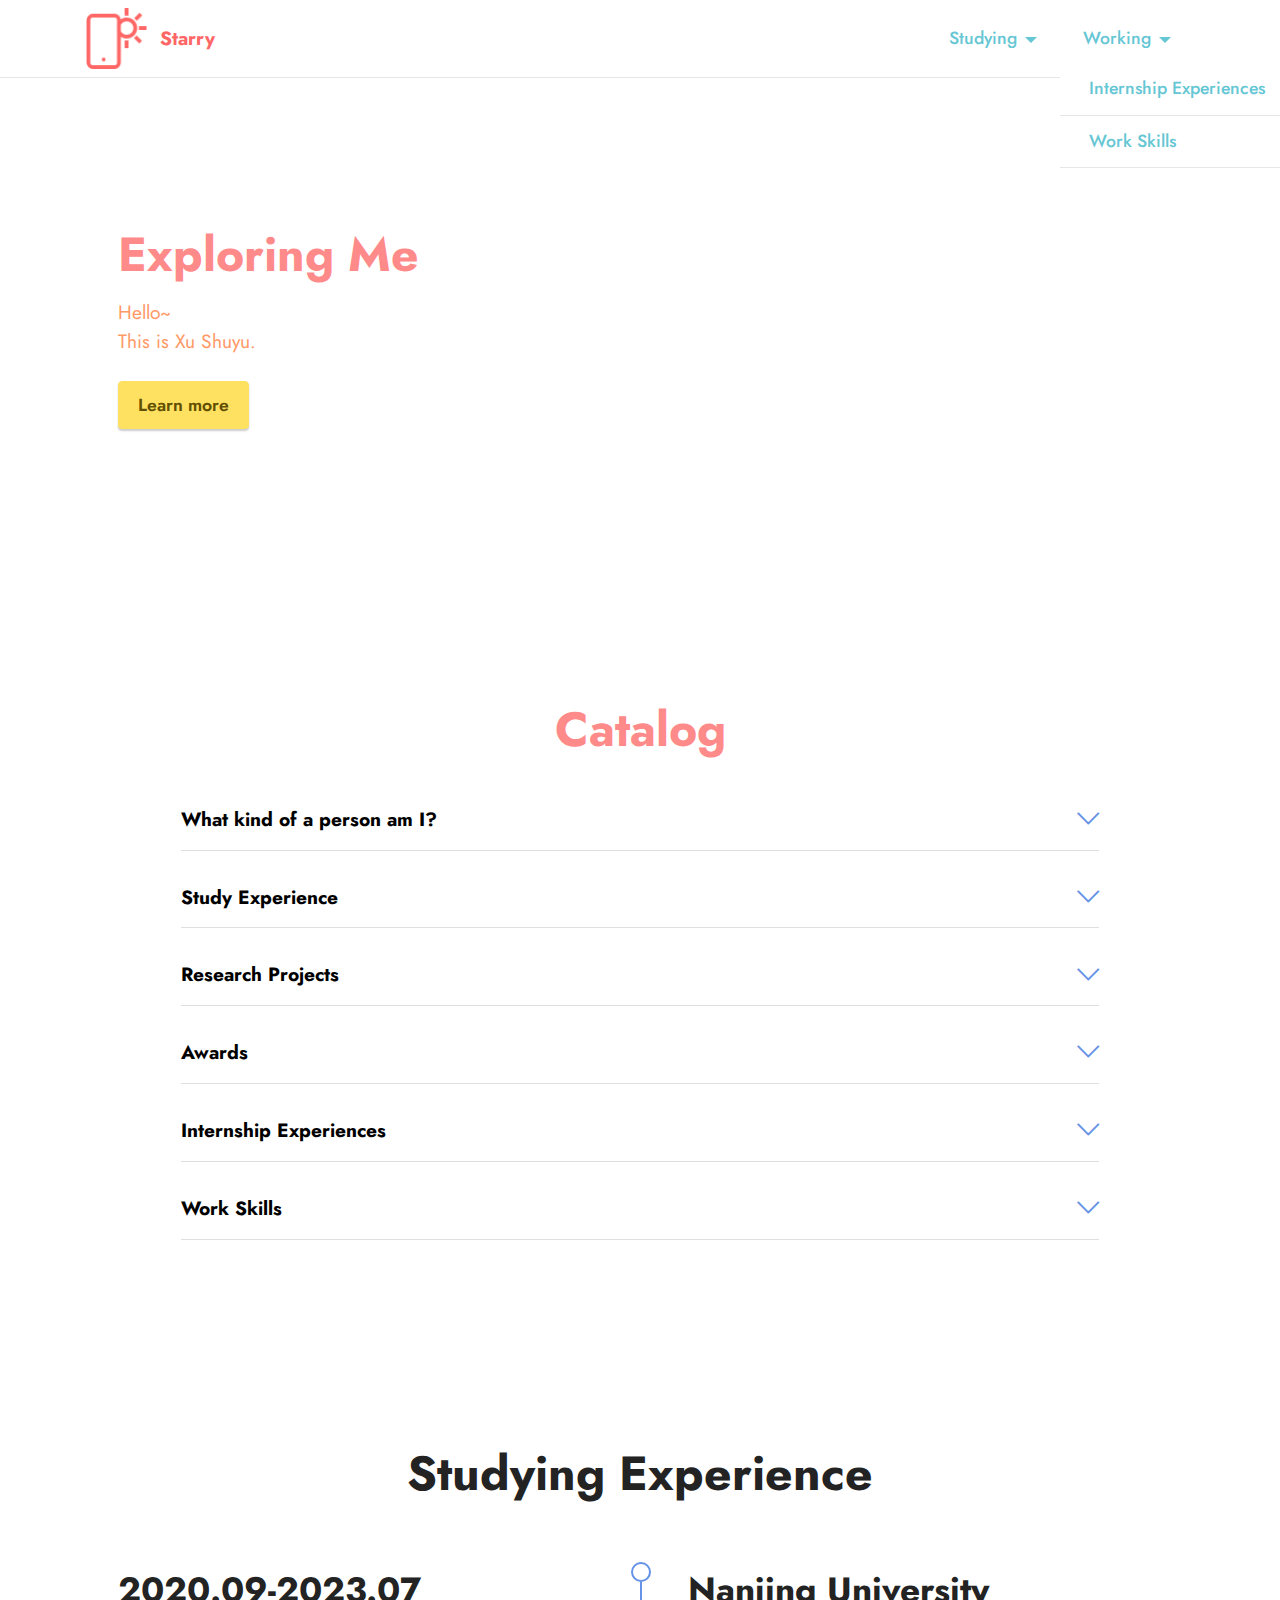
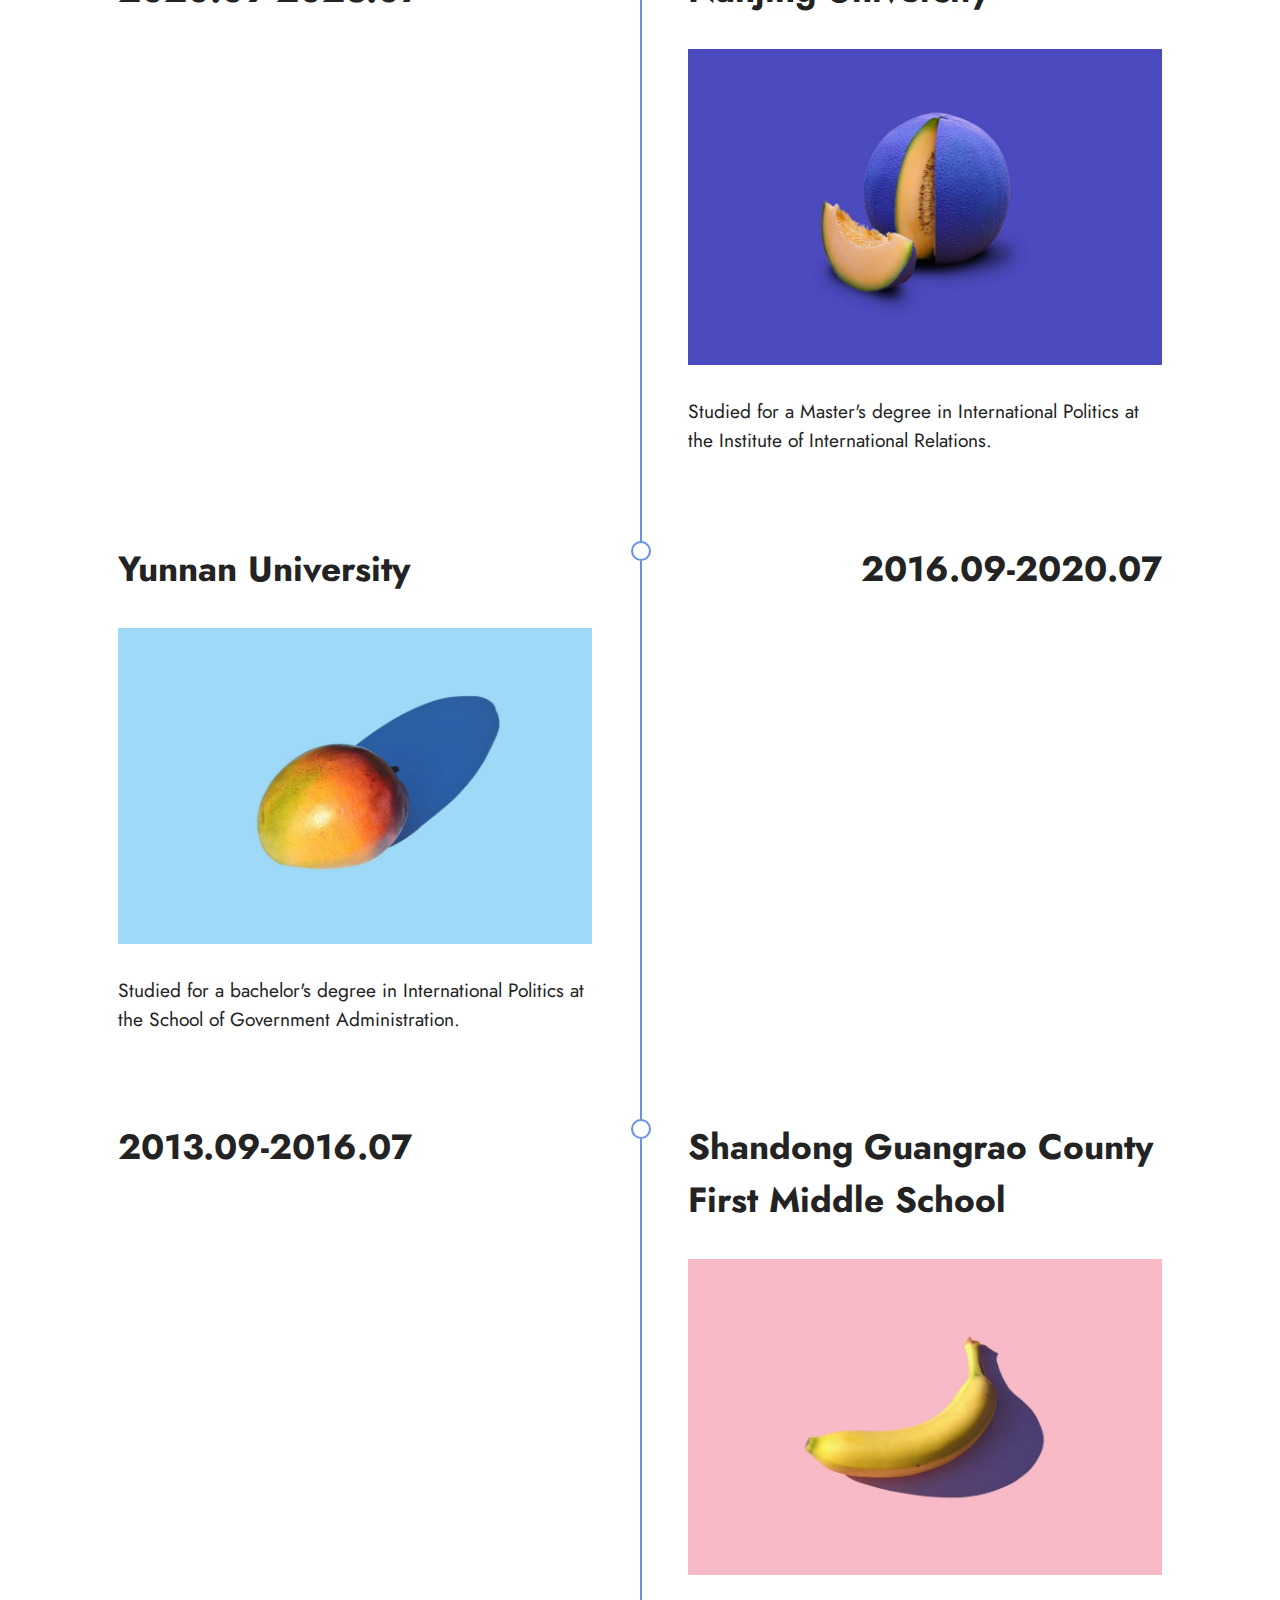
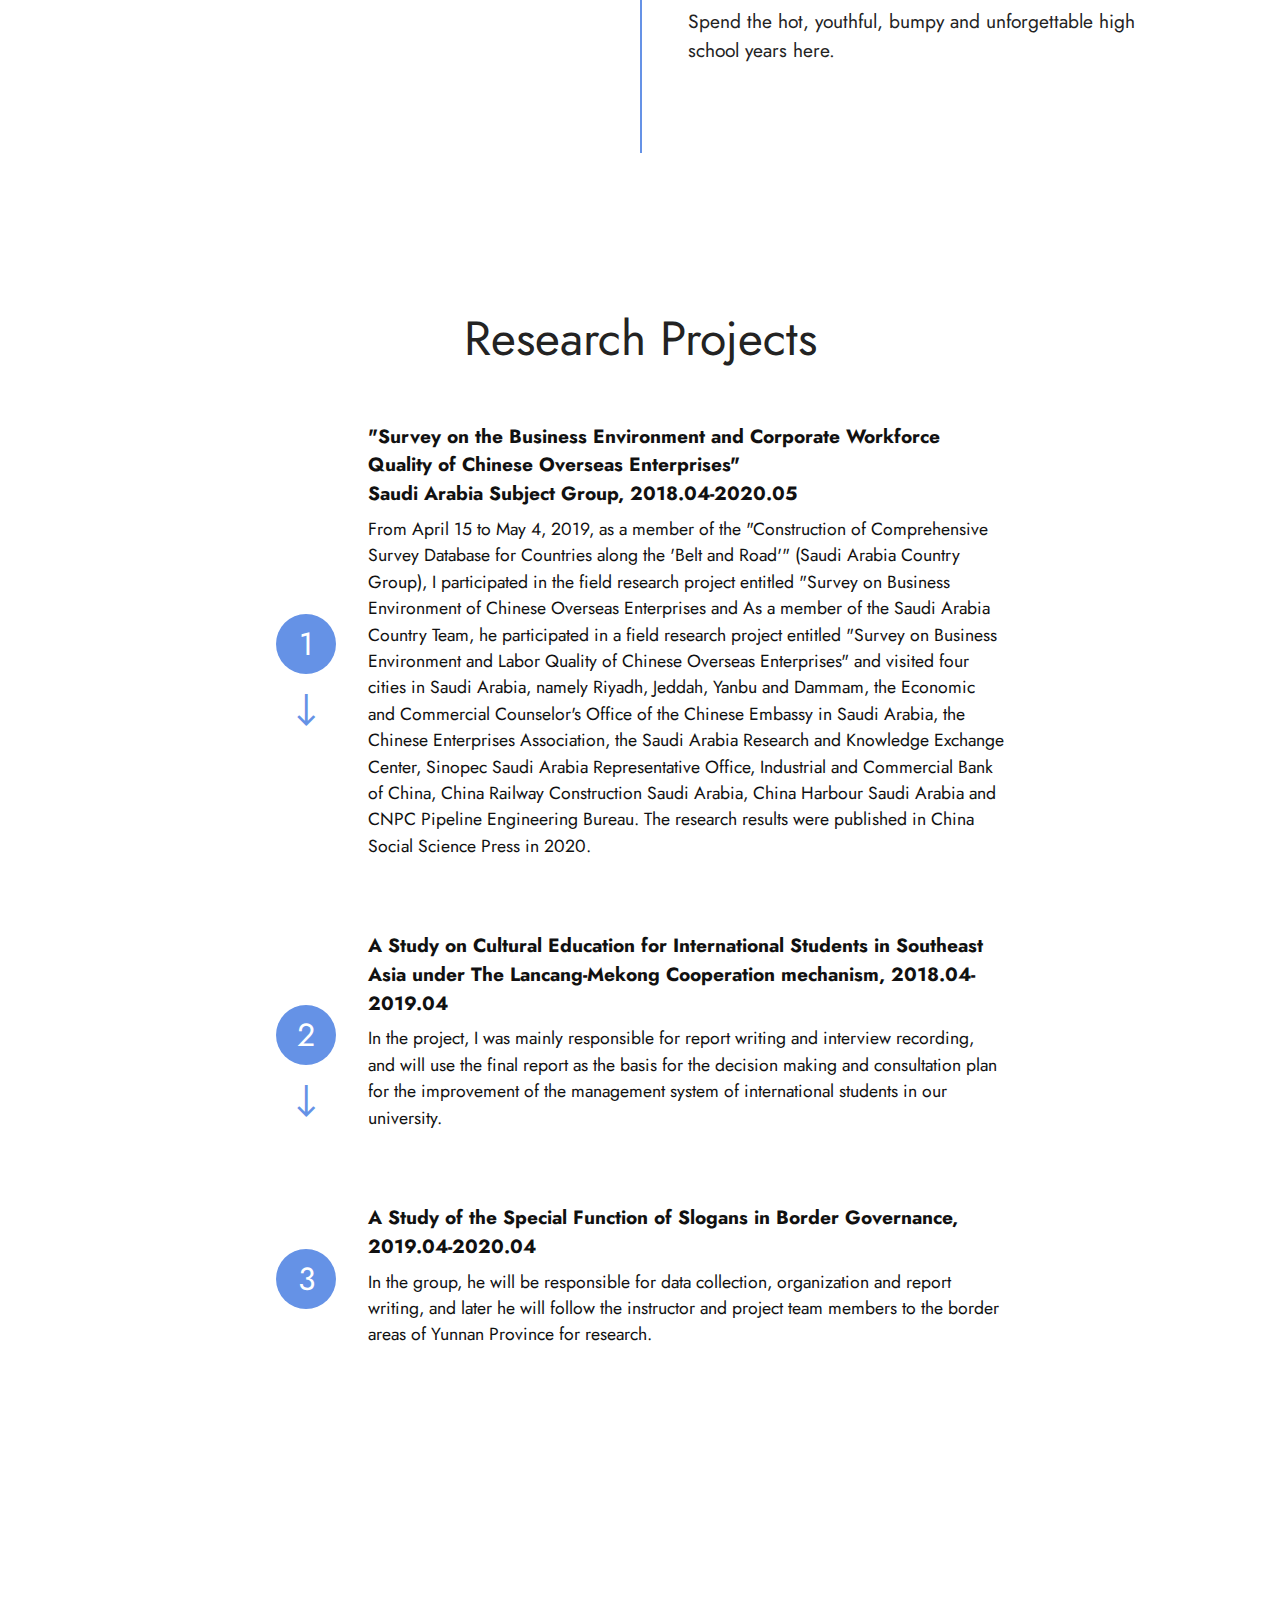
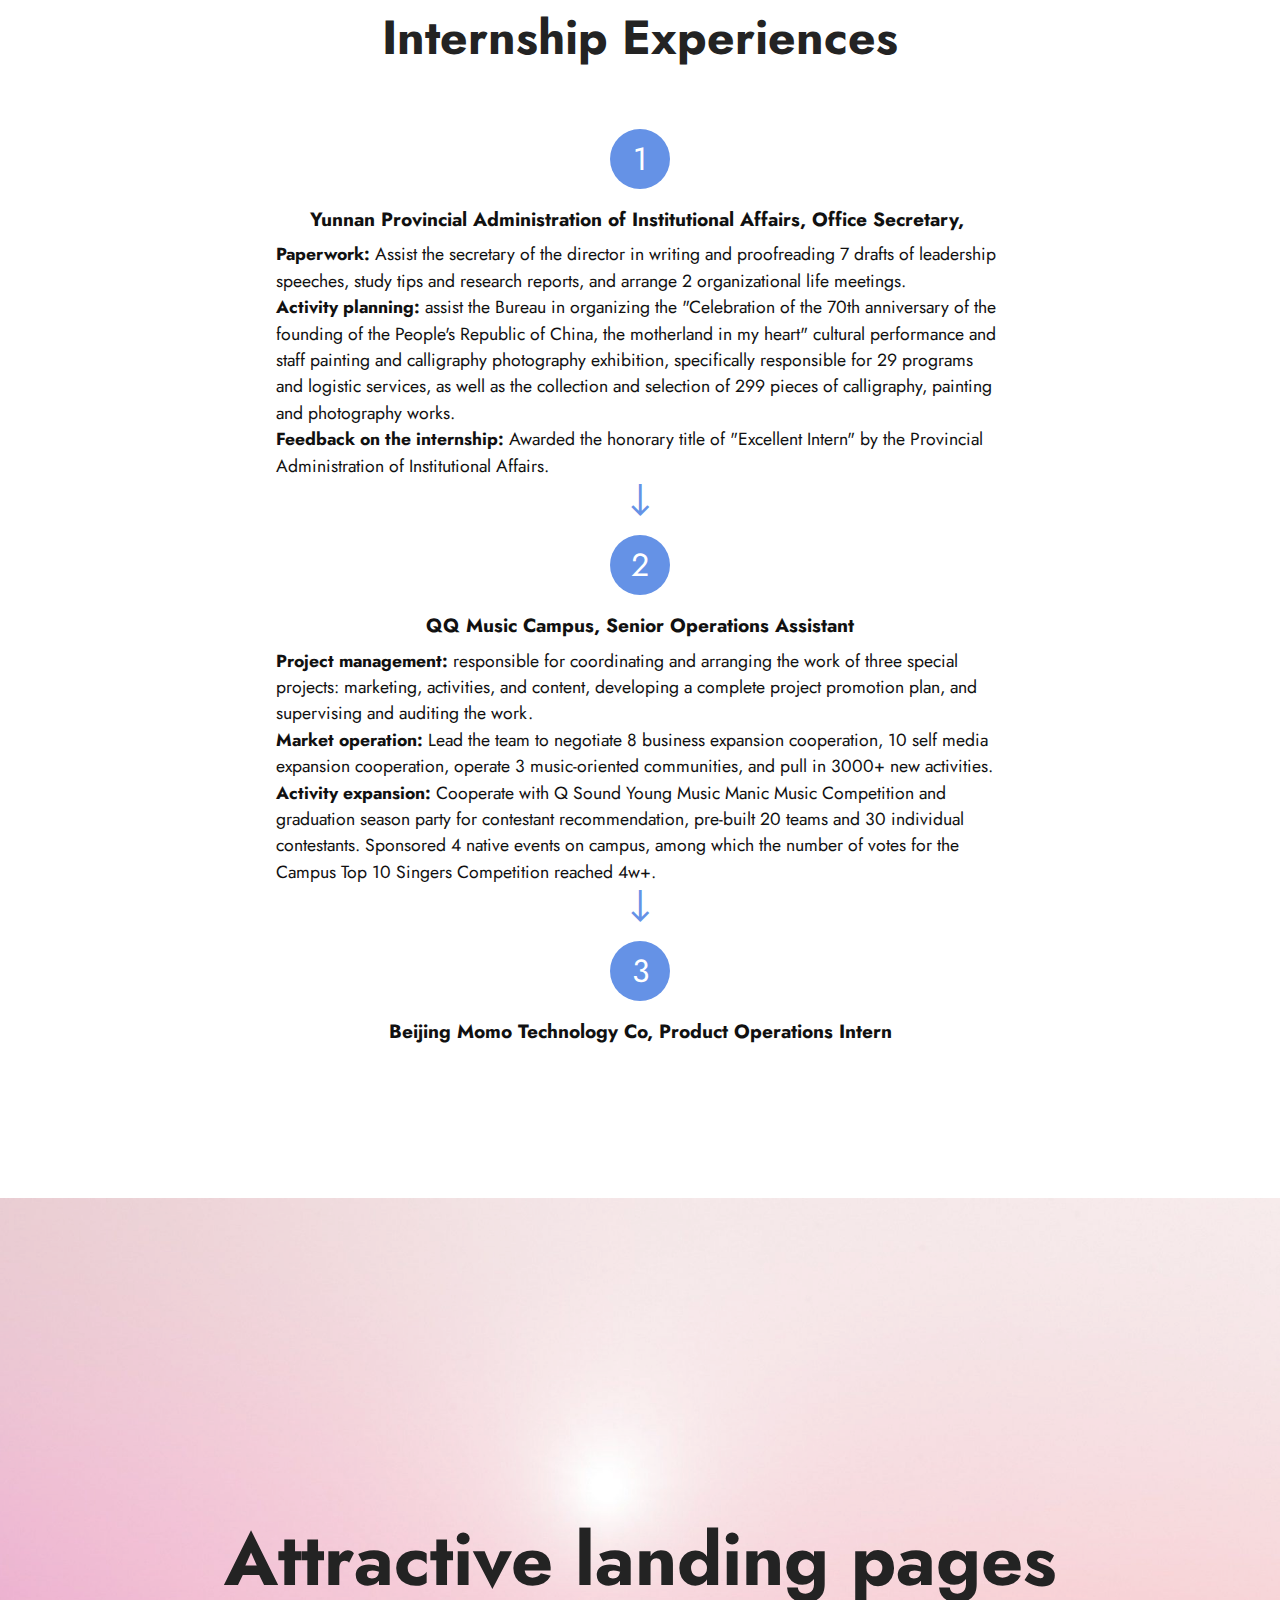
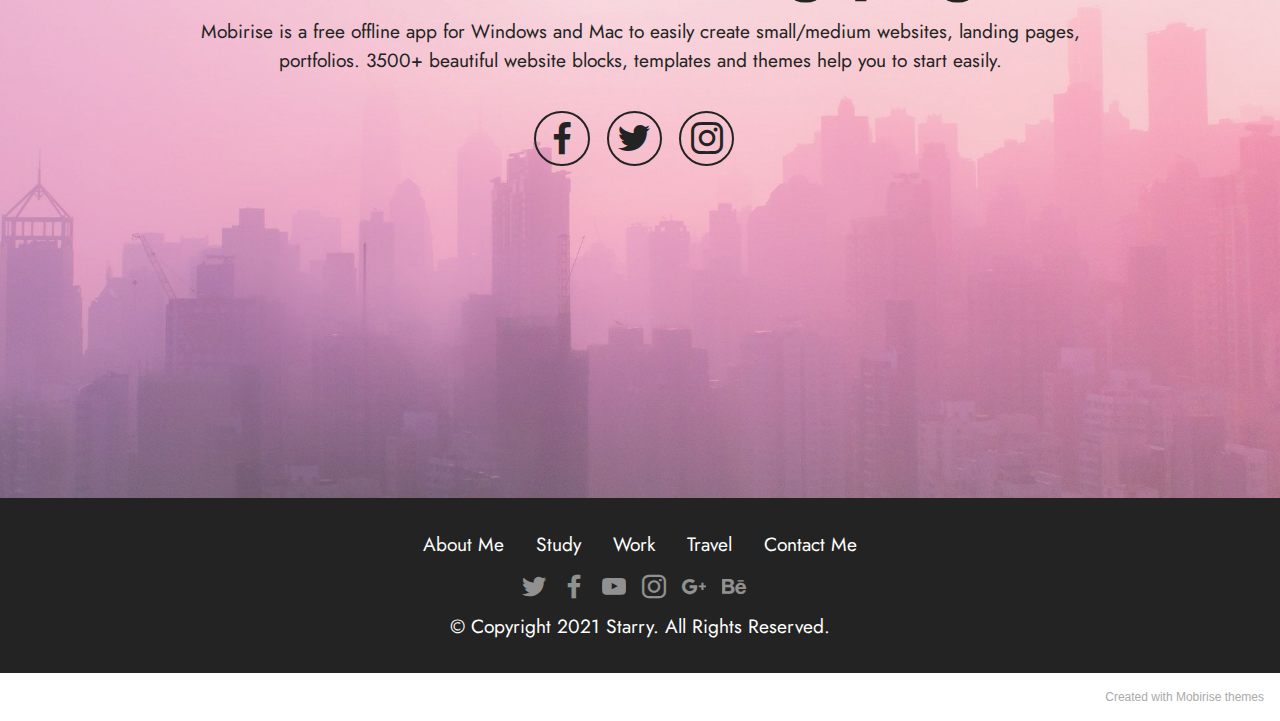
<file: index.html>
<!DOCTYPE html>
<html  >
<head>
  <!-- Site made with Mobirise Website Builder v5.4.1, https://mobirise.com -->
  <meta charset="UTF-8">
  <meta http-equiv="X-UA-Compatible" content="IE=edge">
  <meta name="generator" content="Mobirise v5.4.1, mobirise.com">
  <meta name="viewport" content="width=device-width, initial-scale=1, minimum-scale=1">
  <link rel="shortcut icon" href="assets/images/logo.png" type="image/x-icon">
  <meta name="description" content="">
  
  
  <title>Home</title>
  <link rel="stylesheet" href="assets/web/assets/mobirise-icons2/mobirise2.css">
  <link rel="stylesheet" href="assets/web/assets/mobirise-icons/mobirise-icons.css">
  <link rel="stylesheet" href="assets/bootstrap/css/bootstrap.min.css">
  <link rel="stylesheet" href="assets/bootstrap/css/bootstrap-grid.min.css">
  <link rel="stylesheet" href="assets/bootstrap/css/bootstrap-reboot.min.css">
  <link rel="stylesheet" href="assets/dropdown/css/style.css">
  <link rel="stylesheet" href="assets/socicon/css/styles.css">
  <link rel="stylesheet" href="assets/theme/css/style.css">
  <link rel="preload" href="https://fonts.googleapis.com/css?family=Jost:100,200,300,400,500,600,700,800,900,100i,200i,300i,400i,500i,600i,700i,800i,900i&display=swap" as="style" onload="this.onload=null;this.rel='stylesheet'">
  <noscript><link rel="stylesheet" href="https://fonts.googleapis.com/css?family=Jost:100,200,300,400,500,600,700,800,900,100i,200i,300i,400i,500i,600i,700i,800i,900i&display=swap"></noscript>
  <link rel="preload" as="style" href="assets/mobirise/css/mbr-additional.css"><link rel="stylesheet" href="assets/mobirise/css/mbr-additional.css" type="text/css">
  
  
  
  
</head>
<body>
  
  <section data-bs-version="5.1" class="menu cid-s48OLK6784" once="menu" id="menu1-h">
    
    <nav class="navbar navbar-dropdown navbar-fixed-top navbar-expand-lg">
        <div class="container">
            <div class="navbar-brand">
                <span class="navbar-logo">
                    <a href="https://mobiri.se">
                        <img src="assets/images/logo.png" alt="Mobirise" style="height: 3.8rem;">
                    </a>
                </span>
                <span class="navbar-caption-wrap"><a class="navbar-caption text-secondary display-7" href="https://mobiri.se">Starry</a></span>
            </div>
            <button class="navbar-toggler" type="button" data-toggle="collapse" data-bs-toggle="collapse" data-target="#navbarSupportedContent" data-bs-target="#navbarSupportedContent" aria-controls="navbarNavAltMarkup" aria-expanded="false" aria-label="Toggle navigation">
                <div class="hamburger">
                    <span></span>
                    <span></span>
                    <span></span>
                    <span></span>
                </div>
            </button>
            <div class="collapse navbar-collapse" id="navbarSupportedContent">
                <ul class="navbar-nav nav-dropdown nav-right" data-app-modern-menu="true"><li class="nav-item dropdown"><a class="nav-link link dropdown-toggle text-success display-4" href="#" data-toggle="dropdown-submenu" data-bs-toggle="dropdown" data-bs-auto-close="outside" aria-expanded="false">Studying</a><div class="dropdown-menu" aria-labelledby="dropdown-undefined"><a class="dropdown-item text-success display-4" href="https://mobirise.com">Study Experience</a><a class="show dropdown-item text-success display-4" href="#" data-bs-toggle="dropdown" data-bs-auto-close="outside" aria-expanded="false">Research Projects</a><a class="show dropdown-item text-success display-4" href="#" data-bs-toggle="dropdown" data-bs-auto-close="outside" aria-expanded="false">Awards</a></div></li>
                    <li class="nav-item dropdown"><a class="nav-link link dropdown-toggle text-success show display-4" href="#" data-toggle="dropdown-submenu" data-bs-toggle="dropdown" data-bs-auto-close="outside" aria-expanded="false">Working</a><div class="dropdown-menu show" aria-labelledby="dropdown-undefined" data-bs-popper="none"><a class="dropdown-item text-success display-4" href="https://mobirise.com">Internship Experiences</a><a class="dropdown-item text-success display-4" href="#" data-bs-toggle="dropdown" data-bs-auto-close="outside" aria-expanded="false">Work Skills</a></div></li></ul>
                
                
            </div>
        </div>
    </nav>

</section>

<section data-bs-version="5.1" class="header15 cid-sLlOfduVFy" id="header15-o">
    

    

    <div class="container">
        <div class="row justify-content-center">
            <div class="col-12 col-md">
                <div class="text-wrapper">
                    <h2 class="mbr-section-title mb-3 mbr-fonts-style display-2">
                        <strong>Exploring Me</strong></h2>
                    <p class="mbr-text mb-3 mbr-fonts-style display-7">Hello~
<br>This is Xu Shuyu.</p>
                    <div class="mbr-section-btn"><a class="btn btn-warning display-4" href="https://mobiri.se">Learn more</a></div>
                </div>
            </div>
            <div class="mbr-figure col-12 col-md-7"><iframe class="mbr-embedded-video" src="https://www.youtube.com/embed/HujDEPAWboE?rel=0&amp;amp;showinfo=0&amp;autoplay=0&amp;loop=0" width="1280" height="720" frameborder="0" allowfullscreen></iframe></div>
        </div>
    </div>
</section>

<section data-bs-version="5.1" class="content16 cid-sLoJ1QISGu" id="content16-t">

    

    
    <div class="container">
        <div class="row justify-content-center">
            <div class="col-12 col-md-10">
                <div class="mbr-section-head align-center mb-4">
                    <h3 class="mbr-section-title mb-0 mbr-fonts-style display-2">
                        <strong>Catalog</strong></h3>
                    
                </div>
                <div id="bootstrap-accordion_1" class="panel-group accordionStyles accordion" role="tablist" aria-multiselectable="true">
                    <div class="card mb-3">
                        <div class="card-header" role="tab" id="headingOne">
                            <a role="button" class="panel-title collapsed" data-toggle="collapse" data-bs-toggle="collapse" data-core="" href="#collapse1_1" aria-expanded="false" aria-controls="collapse1">
                                <h6 class="panel-title-edit mbr-fonts-style mb-0 display-7"><strong>What kind of a person am I?</strong></h6>
                                <span class="sign mbr-iconfont mbri-arrow-down"></span>
                            </a>
                        </div>
                        <div id="collapse1_1" class="panel-collapse noScroll collapse" role="tabpanel" aria-labelledby="headingOne" data-parent="#bootstrap-accordion_1" data-bs-parent="#accordion">
                            <div class="panel-body">
                                <p class="mbr-fonts-style panel-text display-4">I am a person who likes to try new things and challenge myself.</p>
                            </div>
                        </div>
                    </div>
                    <div class="card mb-3">
                        <div class="card-header" role="tab" id="headingOne">
                            <a role="button" class="panel-title collapsed" data-toggle="collapse" data-bs-toggle="collapse" data-core="" href="#collapse2_1" aria-expanded="false" aria-controls="collapse2">
                                <h6 class="panel-title-edit mbr-fonts-style mb-0 display-7"><strong>Study Experience</strong></h6>
                                <span class="sign mbr-iconfont mbri-arrow-down"></span>
                            </a>
                        </div>
                        <div id="collapse2_1" class="panel-collapse noScroll collapse" role="tabpanel" aria-labelledby="headingOne" data-parent="#bootstrap-accordion_1" data-bs-parent="#accordion">
                            <div class="panel-body">
                                <p class="mbr-fonts-style panel-text display-4">
                                    From the mouth of the Yellow River to the beautiful southern part of the colorful clouds, and then to Nanjing, the ancient capital of the Six Dynasties with its rich history, I have left traces of my hard work in each city.</p>
                            </div>
                        </div>
                    </div>
                    <div class="card mb-3">
                        <div class="card-header" role="tab" id="headingOne">
                            <a role="button" class="panel-title collapsed" data-toggle="collapse" data-bs-toggle="collapse" data-core="" href="#collapse3_1" aria-expanded="false" aria-controls="collapse3">
                                <h6 class="panel-title-edit mbr-fonts-style mb-0 display-7"><strong>Research Projects</strong></h6>
                                <span class="sign mbr-iconfont mbri-arrow-down"></span>
                            </a>
                        </div>
                        <div id="collapse3_1" class="panel-collapse noScroll collapse" role="tabpanel" aria-labelledby="headingOne" data-parent="#bootstrap-accordion_1" data-bs-parent="#accordion">
                            <div class="panel-body">
                                <p class="mbr-fonts-style panel-text display-4">I am involved in every research project from inception, implementation to completion.</p>
                            </div>
                        </div>
                    </div>
                    <div class="card mb-3">
                        <div class="card-header" role="tab" id="headingOne">
                            <a role="button" class="panel-title collapsed" data-toggle="collapse" data-bs-toggle="collapse" data-core="" href="#collapse4_1" aria-expanded="false" aria-controls="collapse4">
                                <h6 class="panel-title-edit mbr-fonts-style mb-0 display-7"><strong>Awards</strong></h6>
                                <span class="sign mbr-iconfont mbri-arrow-down"></span>
                            </a>
                        </div>
                        <div id="collapse4_1" class="panel-collapse noScroll collapse" role="tabpanel" aria-labelledby="headingOne" data-parent="#bootstrap-accordion_1" data-bs-parent="#accordion">
                            <div class="panel-body">
                                <p class="mbr-fonts-style panel-text display-4">
                                    Thank you for each honor that proves my excellence and encourages me to keep going.</p>
                            </div>
                        </div>
                    </div>
                    <div class="card mb-3">
                        <div class="card-header" role="tab" id="headingOne">
                            <a role="button" class="panel-title collapsed" data-toggle="collapse" data-bs-toggle="collapse" data-core="" href="#collapse5_1" aria-expanded="false" aria-controls="collapse5">
                                <h6 class="panel-title-edit mbr-fonts-style mb-0 display-7"><strong>Internship Experiences&nbsp;</strong></h6>
                                <span class="sign mbr-iconfont mbri-arrow-down"></span>
                            </a>
                        </div>
                        <div id="collapse5_1" class="panel-collapse noScroll collapse" role="tabpanel" aria-labelledby="headingOne" data-parent="#bootstrap-accordion_1" data-bs-parent="#accordion">
                            <div class="panel-body">
                                <p class="mbr-fonts-style panel-text display-4">
                                    Each internship is a valuable life experience for me, coming out of the ivory tower of the campus to the colorful and cruel reality of breaking in.</p>
                            </div>
                        </div>
                    </div>
                    <div class="card mb-3">
                        <div class="card-header" role="tab" id="headingOne">
                            <a role="button" class="panel-title collapsed" data-toggle="collapse" data-bs-toggle="collapse" data-core="" href="#collapse6_1" aria-expanded="false" aria-controls="collapse6">
                                <h6 class="panel-title-edit mbr-fonts-style mb-0 display-7"><strong>Work Skills</strong><strong><br></strong></h6>
                                <span class="sign mbr-iconfont mbri-arrow-down"></span>
                            </a>
                        </div>
                        <div id="collapse6_1" class="panel-collapse noScroll collapse" role="tabpanel" aria-labelledby="headingOne" data-parent="#bootstrap-accordion_1" data-bs-parent="#accordion">
                            <div class="panel-body">
                                <p class="mbr-fonts-style panel-text display-4">
                                    Every skill is adding to my life.</p>
                            </div>
                        </div>
                    </div>
                </div>
            </div>
        </div>
    </div>
</section>

<section data-bs-version="5.1" class="timeline1 cid-sLlRJod3iG" id="timeline1-r">
    
    
    <div class="timelines-container container" mbri-timelines="">
        <div class="mbr-section-head">
            <h3 class="mbr-section-title mbr-fonts-style align-center mb-0 display-2">
                <strong>Studying Experience</strong></h3>
            
        </div>
        <div class="row timeline-element mb-2 mt-4">
            <div class="timeline-date col-12 col-md-6">
                <div class="timeline-date-wrapper">
                    <p class="mbr-timeline-date mbr-fonts-style display-5">
                        <strong>2020.09-2023.07</strong></p>
                </div>
            </div>
            <span class="iconBackground"></span>
            <div class="col-12 col-md-6">
                <div class="timeline-text-wrapper">
                    <h4 class="mbr-timeline-title mbr-fonts-style mb-4 display-5">
                        <strong>Nanjing University</strong></h4>
                    <div class="image-wrapper mb-4">
                        <img src="assets/images/features1.jpg" alt="Mobirise" title="">
                    </div>
                    <p class="mbr-text mbr-fonts-style display-7">
                        Studied for a Master's degree in International Politics at the Institute of International Relations.
                    </p>
                </div>
            </div>
        </div>
        <div class="row timeline-element mb-2">
            <div class="col-12 col-md-6">
                <div class="timeline-text-wrapper">
                    <h4 class="mbr-timeline-title mbr-fonts-style mb-4 display-5">
                        <strong>Yunnan University</strong></h4>
                    <div class="image-wrapper mb-4">
                        <img src="assets/images/features2.jpg" alt="Mobirise" title="">
                    </div>
                    <p class="mbr-text mbr-fonts-style display-7">
                        Studied for a bachelor's degree in International Politics at the School of Government Administration.
                    </p>
                </div>
            </div>
            <span class="iconBackground"></span>
            <div class="timeline-date col-12 col-md-6">
                <div class="timeline-date-wrapper">
                    <p class="mbr-timeline-date mbr-fonts-style display-5">
                        <strong>2016.09-2020.07</strong></p>
                </div>
            </div>
        </div>
        <div class="row timeline-element mb-2">
            <div class="timeline-date col-12 col-md-6">
                <div class="timeline-date-wrapper">
                    <p class="mbr-timeline-date mbr-fonts-style display-5">
                        <strong>2013.09-2016.07</strong></p>
                </div>
            </div>
            <span class="iconBackground"></span>
            <div class="col-12 col-md-6">
                <div class="timeline-text-wrapper">
                    <h4 class="mbr-timeline-title mbr-fonts-style mb-4 display-5"><strong>Shandong Guangrao County First Middle School</strong></h4>
                    <div class="image-wrapper mb-4">
                        <img src="assets/images/features3.jpg" alt="Mobirise" title="">
                    </div>
                    <p class="mbr-text mbr-fonts-style display-7">
                        Spend the hot, youthful, bumpy and unforgettable high school years here.
                    </p>
                </div>
            </div>
        </div>
        
        
        
        
        
        
        
        
        
    </div>
</section>

<section data-bs-version="5.1" class="features19 cid-sLoSYiB8aq" id="features20-v">

    
    
    <div class="container">
        <div class="row justify-content-center">
            <div class="col-md-12 col-lg-9">
                <div class="card-wrapper pb-4">
                    <div class="card-box align-center">
                        <h4 class="card-title mbr-fonts-style mb-4 display-2">Research Projects</h4>
                        <p class="mbr-text mbr-fonts-style mb-4 display-7"></p>
                        
                    </div>
                </div>
            </div>
            <div class="col-12 col-md-8">
                <div class="item mbr-flex">
                    <div class="icon-box">
                        <span class="step-number mbr-fonts-style display-5">1</span>
                    </div>
                    <div class="text-box">
                        <h4 class="icon-title card-title mbr-black mbr-fonts-style display-7"><strong>"Survey on the Business Environment and Corporate Workforce Quality of Chinese Overseas Enterprises"
</strong><div><strong>Saudi Arabia Subject Group, 2018.04-2020.05</strong></div></h4>
                        <h5 class="icon-text mbr-black mbr-fonts-style display-4">From April 15 to May 4, 2019, as a member of the "Construction of Comprehensive Survey Database for Countries along the 'Belt and Road'" (Saudi Arabia Country Group), I participated in the field research project entitled "Survey on Business Environment of Chinese Overseas Enterprises and As a member of the Saudi Arabia Country Team, he participated in a field research project entitled "Survey on Business Environment and Labor Quality of Chinese Overseas Enterprises" and visited four cities in Saudi Arabia, namely Riyadh, Jeddah, Yanbu and Dammam, the Economic and Commercial Counselor's Office of the Chinese Embassy in Saudi Arabia, the Chinese Enterprises Association, the Saudi Arabia Research and Knowledge Exchange Center, Sinopec Saudi Arabia Representative Office, Industrial and Commercial Bank of China, China Railway Construction Saudi Arabia, China Harbour Saudi Arabia and CNPC Pipeline Engineering Bureau. The research results were published in China Social Science Press in 2020.</h5>
                    </div>
                </div>
                <div class="item mbr-flex">
                    <div class="icon-box">
                        <span class="step-number mbr-fonts-style display-5">2</span>
                    </div>
                    <div class="text-box">
                        <h4 class="icon-title card-title mbr-black mbr-fonts-style display-7"><strong>A Study on Cultural Education for International Students in Southeast Asia under The Lancang-Mekong Cooperation mechanism, 2018.04-2019.04</strong></h4>
                        <h5 class="icon-text mbr-black mbr-fonts-style display-4">In the project, I was mainly responsible for report writing and interview recording, and will use the final report as the basis for the decision making and consultation plan for the improvement of the management system of international students in our university.</h5>
                    </div>
                </div>
                <div class="item mbr-flex last">
                    <div class="icon-box">
                        <span class="step-number mbr-fonts-style display-5">3</span>
                    </div>
                    <div class="text-box">
                        <h4 class="icon-title card-title mbr-black mbr-fonts-style display-7"><strong>A Study of the Special Function of Slogans in Border Governance, 2019.04-2020.04</strong></h4>
                        <h5 class="icon-text mbr-black mbr-fonts-style display-4">In the group, he will be responsible for data collection, organization and report writing, and later he will follow the instructor and project team members to the border areas of Yunnan Province for research.</h5>
                    </div>
                </div>
                
                
                
                
                
                
                
            </div>
        </div>
    </div>
</section>

<section data-bs-version="5.1" class="features20 cid-sLoT0Zynm3" id="features21-w">

    
    
    <div class="container">
        <div class="row justify-content-center">
            <div class="col-md-12 col-lg-9">
                <div class="card-wrapper mb-4">
                    <div class="card-box align-center">
                        <h4 class="card-title mbr-fonts-style mb-4 display-2">
                            <strong>Internship Experiences</strong></h4>
                        <p class="mbr-text mbr-fonts-style mb-4 display-7"></p>
                        
                    </div>
                </div>
            </div>
            <div class="col-12 col-md-8">
                <div class="item mbr-flex">
                    <div class="icon-wrap w-100">
                        <div class="icon-box">
                            <span class="step-number mbr-fonts-style display-5">1</span>
                        </div>
                    </div>
                    <div class="text-box">
                        <h4 class="icon-title card-title mbr-black mbr-fonts-style display-7"><strong>Yunnan Provincial Administration of Institutional Affairs, Office Secretary,&nbsp;</strong></h4>
                        <h5 class="icon-text mbr-black mbr-fonts-style display-4"><strong>Paperwork: </strong>Assist the secretary of the director in writing and proofreading 7 drafts of leadership speeches, study tips and research reports, and arrange 2 organizational life meetings.
<div><strong>Activity planning: </strong>assist the Bureau in organizing the "Celebration of the 70th anniversary of the founding of the People's Republic of China, the motherland in my heart" cultural performance and staff painting and calligraphy photography exhibition, specifically responsible for 29 programs and logistic services, as well as the collection and selection of 299 pieces of calligraphy, painting and photography works.
</div><div><strong>Feedback on the internship:</strong> Awarded the honorary title of "Excellent Intern" by the Provincial Administration of Institutional Affairs.</div></h5>
                    </div>
                </div>
                <div class="item mbr-flex">
                    <div class="icon-wrap w-100">
                        <div class="icon-box">
                            <span class="step-number mbr-fonts-style display-5">2</span>
                        </div>
                    </div>
                    <div class="text-box">
                        <h4 class="icon-title card-title mbr-black mbr-fonts-style display-7"><strong>QQ Music Campus, Senior Operations Assistant</strong></h4>
                        <h5 class="icon-text mbr-black mbr-fonts-style display-4"><strong>Project management: </strong>responsible for coordinating and arranging the work of three special projects: marketing, activities, and content, developing a complete project promotion plan, and supervising and auditing the work.
<div>
</div><div><strong>Market operation: </strong>Lead the team to negotiate 8 business expansion cooperation, 10 self media expansion cooperation, operate 3 music-oriented communities, and pull in 3000+ new activities.
</div><div><strong>Activity expansion: </strong>Cooperate with Q Sound Young Music Manic Music Competition and graduation season party for contestant recommendation, pre-built 20 teams and 30 individual contestants. Sponsored 4 native events on campus, among which the number of votes for the Campus Top 10 Singers Competition reached 4w+.</div><div><strong>
</strong></div></h5>
                    </div>
                </div>
                <div class="item mbr-flex last">
                    <div class="icon-wrap w-100">
                        <div class="icon-box">
                            <span class="step-number mbr-fonts-style display-5">3</span>
                        </div>
                    </div>
                    <div class="text-box">
                        <h4 class="icon-title card-title mbr-black mbr-fonts-style display-7"><strong>Beijing Momo Technology Co, Product Operations Intern</strong></h4>
                        <h5 class="icon-text mbr-black mbr-fonts-style display-4"></h5>
                    </div>
                </div>
                
                
                
                
                
                
                
            </div>
        </div>
    </div>
</section>

<section data-bs-version="5.1" class="header13 cid-sLqci54iEL mbr-fullscreen" id="header13-10">

    

    <div class="mbr-overlay" style="opacity: 0.2; background-color: rgb(255, 255, 255);"></div>

    <div class="align-center container">
        <div class="row justify-content-center">
            <div class="col-12 col-lg-10">
                <h1 class="mbr-section-title mbr-fonts-style mb-3 display-1"><strong>Attractive landing pages</strong></h1>
                
                <p class="mbr-text mbr-fonts-style mb-3 display-7">
                    Mobirise is a free offline app for Windows and Mac to easily create small/medium websites, landing
                    pages, portfolios. 3500+ beautiful website blocks, templates and themes help you to start easily.
                </p>
                
                <div class="social-row display-7 mt-5">
                    <div class="soc-item">
                        <a href="https://twitter.com/mobirise" target="_blank">
                            <span class="mbr-iconfont socicon socicon-facebook"></span>
                        </a>
                    </div>
                    <div class="soc-item">
                        <a href="https://twitter.com/mobirise" target="_blank">
                            <span class="mbr-iconfont socicon socicon-twitter"></span>
                        </a>
                    </div>
                    <div class="soc-item">
                        <a href="https://twitter.com/mobirise" target="_blank">
                            <span class="mbr-iconfont socicon socicon-instagram"></span>
                        </a>
                    </div>
                    
                    
                </div>
            </div>
        </div>
    </div>
</section>

<section data-bs-version="5.1" class="footer3 cid-sLp8dyuf1h" once="footers" id="footer3-z">

    

    

    <div class="container">
        <div class="media-container-row align-center mbr-white">
            <div class="row row-links">
                <ul class="foot-menu">
                    
                    
                    
                    
                    
                <li class="foot-menu-item mbr-fonts-style display-7">
                        <a class="text-white" href="#" target="_blank">About&nbsp;</a>Me</li><li class="foot-menu-item mbr-fonts-style display-7">
                        <a class="text-white" href="#" target="_blank">S</a>tudy</li><li class="foot-menu-item mbr-fonts-style display-7">Work</li><li class="foot-menu-item mbr-fonts-style display-7">Travel</li><li class="foot-menu-item mbr-fonts-style display-7">Contact Me</li></ul>
            </div>
            <div class="row social-row">
                <div class="social-list align-right pb-2">
                    
                    
                    
                    
                    
                    
                <div class="soc-item">
                        <a href="https://twitter.com/mobirise" target="_blank">
                            <span class="socicon-twitter socicon mbr-iconfont mbr-iconfont-social"></span>
                        </a>
                    </div><div class="soc-item">
                        <a href="https://www.facebook.com/pages/Mobirise/1616226671953247" target="_blank">
                            <span class="socicon-facebook socicon mbr-iconfont mbr-iconfont-social"></span>
                        </a>
                    </div><div class="soc-item">
                        <a href="https://www.youtube.com/c/mobirise" target="_blank">
                            <span class="socicon-youtube socicon mbr-iconfont mbr-iconfont-social"></span>
                        </a>
                    </div><div class="soc-item">
                        <a href="https://instagram.com/mobirise" target="_blank">
                            <span class="socicon-instagram socicon mbr-iconfont mbr-iconfont-social"></span>
                        </a>
                    </div><div class="soc-item">
                        <a href="https://plus.google.com/u/0/+Mobirise" target="_blank">
                            <span class="socicon-googleplus socicon mbr-iconfont mbr-iconfont-social"></span>
                        </a>
                    </div><div class="soc-item">
                        <a href="https://www.behance.net/Mobirise" target="_blank">
                            <span class="socicon-behance socicon mbr-iconfont mbr-iconfont-social"></span>
                        </a>
                    </div></div>
            </div>
            <div class="row row-copirayt">
                <p class="mbr-text mb-0 mbr-fonts-style mbr-white align-center display-7">
                    © Copyright 2021 Starry. All Rights Reserved.
                </p>
            </div>
        </div>
    </div>
</section><section style="background-color: #fff; font-family: -apple-system, BlinkMacSystemFont, 'Segoe UI', 'Roboto', 'Helvetica Neue', Arial, sans-serif; color:#aaa; font-size:12px; padding: 0; align-items: center; display: flex;"><a href="https://mobirise.site/c" style="flex: 1 1; height: 3rem; padding-left: 1rem;"></a><p style="flex: 0 0 auto; margin:0; padding-right:1rem;">Created with <a href="https://mobirise.site/b" style="color:#aaa;">Mobirise</a> themes</p></section><script src="assets/bootstrap/js/bootstrap.bundle.min.js"></script>  <script src="assets/smoothscroll/smooth-scroll.js"></script>  <script src="assets/ytplayer/index.js"></script>  <script src="assets/mbr-switch-arrow/mbr-switch-arrow.js"></script>  <script src="assets/dropdown/js/navbar-dropdown.js"></script>  <script src="assets/theme/js/script.js"></script>  
  
  
</body>
</html>
</file>
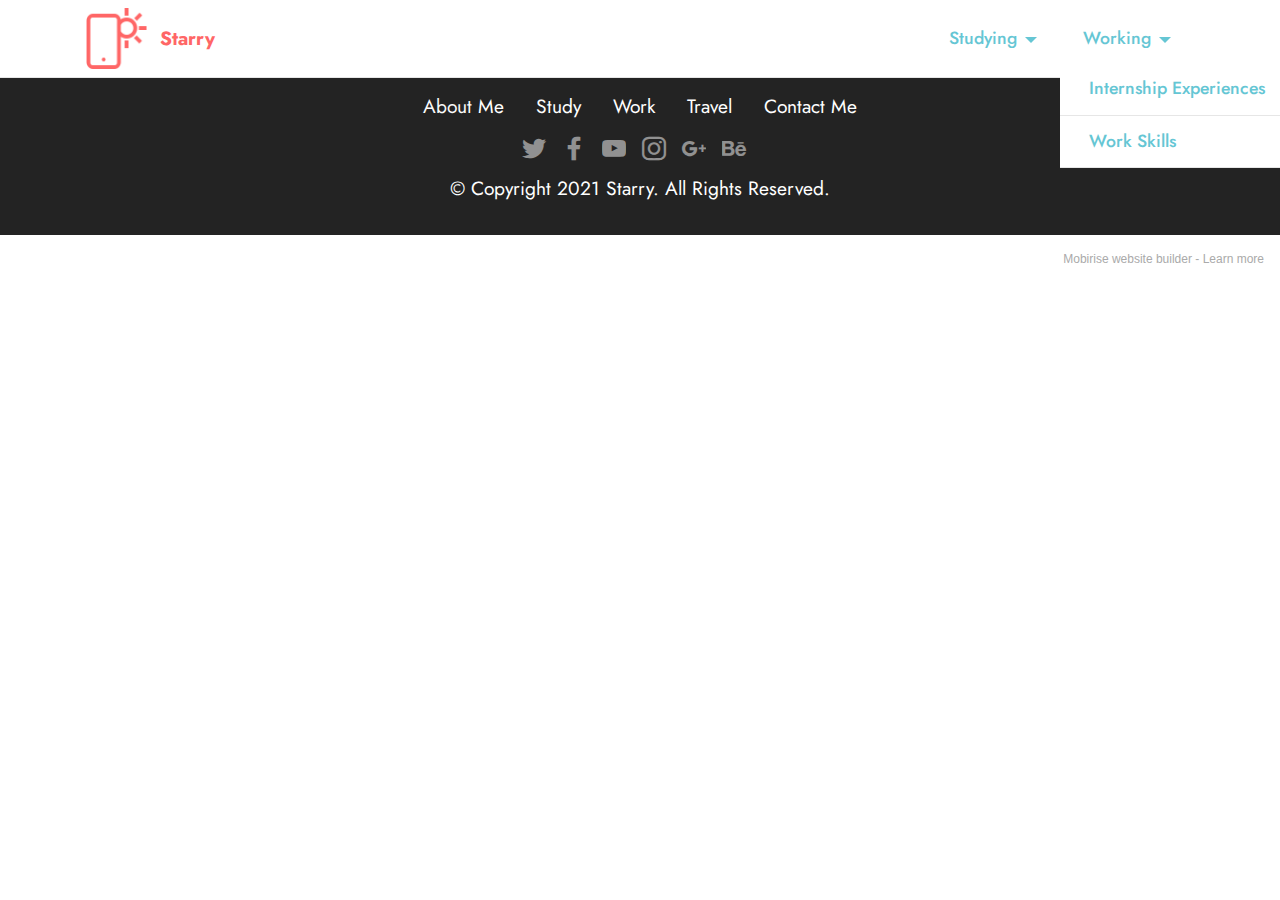
<file: page1.html>
<!DOCTYPE html>
<html  >
<head>
  <!-- Site made with Mobirise Website Builder v5.4.1, https://mobirise.com -->
  <meta charset="UTF-8">
  <meta http-equiv="X-UA-Compatible" content="IE=edge">
  <meta name="generator" content="Mobirise v5.4.1, mobirise.com">
  <meta name="viewport" content="width=device-width, initial-scale=1, minimum-scale=1">
  <link rel="shortcut icon" href="assets/images/logo.png" type="image/x-icon">
  <meta name="description" content="">
  
  
  <title>study</title>
  <link rel="stylesheet" href="assets/bootstrap/css/bootstrap.min.css">
  <link rel="stylesheet" href="assets/bootstrap/css/bootstrap-grid.min.css">
  <link rel="stylesheet" href="assets/bootstrap/css/bootstrap-reboot.min.css">
  <link rel="stylesheet" href="assets/dropdown/css/style.css">
  <link rel="stylesheet" href="assets/socicon/css/styles.css">
  <link rel="stylesheet" href="assets/theme/css/style.css">
  <link rel="preload" href="https://fonts.googleapis.com/css?family=Jost:100,200,300,400,500,600,700,800,900,100i,200i,300i,400i,500i,600i,700i,800i,900i&display=swap" as="style" onload="this.onload=null;this.rel='stylesheet'">
  <noscript><link rel="stylesheet" href="https://fonts.googleapis.com/css?family=Jost:100,200,300,400,500,600,700,800,900,100i,200i,300i,400i,500i,600i,700i,800i,900i&display=swap"></noscript>
  <link rel="preload" as="style" href="assets/mobirise/css/mbr-additional.css"><link rel="stylesheet" href="assets/mobirise/css/mbr-additional.css" type="text/css">
  
  
  
  
</head>
<body>
  
  <section data-bs-version="5.1" class="menu cid-s48OLK6784" once="menu" id="menu1-k">
    
    <nav class="navbar navbar-dropdown navbar-fixed-top navbar-expand-lg">
        <div class="container">
            <div class="navbar-brand">
                <span class="navbar-logo">
                    <a href="https://mobiri.se">
                        <img src="assets/images/logo.png" alt="Mobirise" style="height: 3.8rem;">
                    </a>
                </span>
                <span class="navbar-caption-wrap"><a class="navbar-caption text-secondary display-7" href="https://mobiri.se">Starry</a></span>
            </div>
            <button class="navbar-toggler" type="button" data-toggle="collapse" data-bs-toggle="collapse" data-target="#navbarSupportedContent" data-bs-target="#navbarSupportedContent" aria-controls="navbarNavAltMarkup" aria-expanded="false" aria-label="Toggle navigation">
                <div class="hamburger">
                    <span></span>
                    <span></span>
                    <span></span>
                    <span></span>
                </div>
            </button>
            <div class="collapse navbar-collapse" id="navbarSupportedContent">
                <ul class="navbar-nav nav-dropdown nav-right" data-app-modern-menu="true"><li class="nav-item dropdown"><a class="nav-link link dropdown-toggle text-success display-4" href="#" data-toggle="dropdown-submenu" data-bs-toggle="dropdown" data-bs-auto-close="outside" aria-expanded="false">Studying</a><div class="dropdown-menu" aria-labelledby="dropdown-undefined"><a class="dropdown-item text-success display-4" href="https://mobirise.com">Study Experience</a><a class="show dropdown-item text-success display-4" href="#" data-bs-toggle="dropdown" data-bs-auto-close="outside" aria-expanded="false">Research Projects</a><a class="show dropdown-item text-success display-4" href="#" data-bs-toggle="dropdown" data-bs-auto-close="outside" aria-expanded="false">Awards</a></div></li>
                    <li class="nav-item dropdown"><a class="nav-link link dropdown-toggle text-success show display-4" href="#" data-toggle="dropdown-submenu" data-bs-toggle="dropdown" data-bs-auto-close="outside" aria-expanded="false">Working</a><div class="dropdown-menu show" aria-labelledby="dropdown-undefined" data-bs-popper="none"><a class="dropdown-item text-success display-4" href="https://mobirise.com">Internship Experiences</a><a class="dropdown-item text-success display-4" href="#" data-bs-toggle="dropdown" data-bs-auto-close="outside" aria-expanded="false">Work Skills</a></div></li></ul>
                
                
            </div>
        </div>
    </nav>

</section>

<section data-bs-version="5.1" class="footer3 cid-sLp8dyuf1h" once="footers" id="footer3-z">

    

    

    <div class="container">
        <div class="media-container-row align-center mbr-white">
            <div class="row row-links">
                <ul class="foot-menu">
                    
                    
                    
                    
                    
                <li class="foot-menu-item mbr-fonts-style display-7">
                        <a class="text-white" href="#" target="_blank">About&nbsp;</a>Me</li><li class="foot-menu-item mbr-fonts-style display-7">
                        <a class="text-white" href="#" target="_blank">S</a>tudy</li><li class="foot-menu-item mbr-fonts-style display-7">Work</li><li class="foot-menu-item mbr-fonts-style display-7">Travel</li><li class="foot-menu-item mbr-fonts-style display-7">Contact Me</li></ul>
            </div>
            <div class="row social-row">
                <div class="social-list align-right pb-2">
                    
                    
                    
                    
                    
                    
                <div class="soc-item">
                        <a href="https://twitter.com/mobirise" target="_blank">
                            <span class="socicon-twitter socicon mbr-iconfont mbr-iconfont-social"></span>
                        </a>
                    </div><div class="soc-item">
                        <a href="https://www.facebook.com/pages/Mobirise/1616226671953247" target="_blank">
                            <span class="socicon-facebook socicon mbr-iconfont mbr-iconfont-social"></span>
                        </a>
                    </div><div class="soc-item">
                        <a href="https://www.youtube.com/c/mobirise" target="_blank">
                            <span class="socicon-youtube socicon mbr-iconfont mbr-iconfont-social"></span>
                        </a>
                    </div><div class="soc-item">
                        <a href="https://instagram.com/mobirise" target="_blank">
                            <span class="socicon-instagram socicon mbr-iconfont mbr-iconfont-social"></span>
                        </a>
                    </div><div class="soc-item">
                        <a href="https://plus.google.com/u/0/+Mobirise" target="_blank">
                            <span class="socicon-googleplus socicon mbr-iconfont mbr-iconfont-social"></span>
                        </a>
                    </div><div class="soc-item">
                        <a href="https://www.behance.net/Mobirise" target="_blank">
                            <span class="socicon-behance socicon mbr-iconfont mbr-iconfont-social"></span>
                        </a>
                    </div></div>
            </div>
            <div class="row row-copirayt">
                <p class="mbr-text mb-0 mbr-fonts-style mbr-white align-center display-7">
                    © Copyright 2021 Starry. All Rights Reserved.
                </p>
            </div>
        </div>
    </div>
</section><section style="background-color: #fff; font-family: -apple-system, BlinkMacSystemFont, 'Segoe UI', 'Roboto', 'Helvetica Neue', Arial, sans-serif; color:#aaa; font-size:12px; padding: 0; align-items: center; display: flex;"><a href="https://mobirise.site/v" style="flex: 1 1; height: 3rem; padding-left: 1rem;"></a><p style="flex: 0 0 auto; margin:0; padding-right:1rem;">Mobirise website builder - <a href="https://mobirise.site/n" style="color:#aaa;">Learn more</a></p></section><script src="assets/bootstrap/js/bootstrap.bundle.min.js"></script>  <script src="assets/smoothscroll/smooth-scroll.js"></script>  <script src="assets/ytplayer/index.js"></script>  <script src="assets/dropdown/js/navbar-dropdown.js"></script>  <script src="assets/theme/js/script.js"></script>  
  
  
</body>
</html>
</file>
<file: assets/web/assets/mobirise-icons2/mobirise2.css>
@font-face {
  font-family: 'Moririse2';
  font-display: swap;
  src:  url('mobirise2.eot?f2bix4');
  src:  url('mobirise2.eot?f2bix4#iefix') format('embedded-opentype'),
    url('mobirise2.ttf?f2bix4') format('truetype'),
    url('mobirise2.woff?f2bix4') format('woff'),
    url('mobirise2.svg?f2bix4#mobirise2') format('svg');
  font-weight: normal;
  font-style: normal;
}

[class^="mobi-"], [class*=" mobi-"] {
  /* use !important to prevent issues with browser extensions that change fonts */
  font-family: 'Moririse2' !important;
  speak: none;
  font-style: normal;
  font-weight: normal;
  font-variant: normal;
  text-transform: none;
  line-height: 1;

  /* Better Font Rendering =========== */
  -webkit-font-smoothing: antialiased;
  -moz-osx-font-smoothing: grayscale;
}

.mobi-mbri-add-submenu:before {
  content: "\e900";
}
.mobi-mbri-alert:before {
  content: "\e901";
}
.mobi-mbri-align-center:before {
  content: "\e902";
}
.mobi-mbri-align-justify:before {
  content: "\e903";
}
.mobi-mbri-align-left:before {
  content: "\e904";
}
.mobi-mbri-align-right:before {
  content: "\e905";
}
.mobi-mbri-android:before {
  content: "\e906";
}
.mobi-mbri-apple:before {
  content: "\e907";
}
.mobi-mbri-arrow-down:before {
  content: "\e908";
}
.mobi-mbri-arrow-next:before {
  content: "\e909";
}
.mobi-mbri-arrow-prev:before {
  content: "\e90a";
}
.mobi-mbri-arrow-up:before {
  content: "\e90b";
}
.mobi-mbri-bold:before {
  content: "\e90c";
}
.mobi-mbri-bookmark:before {
  content: "\e90d";
}
.mobi-mbri-bootstrap:before {
  content: "\e90e";
}
.mobi-mbri-briefcase:before {
  content: "\e90f";
}
.mobi-mbri-browse:before {
  content: "\e910";
}
.mobi-mbri-bulleted-list:before {
  content: "\e911";
}
.mobi-mbri-calendar:before {
  content: "\e912";
}
.mobi-mbri-camera:before {
  content: "\e913";
}
.mobi-mbri-cart-add:before {
  content: "\e914";
}
.mobi-mbri-cart-full:before {
  content: "\e915";
}
.mobi-mbri-cash:before {
  content: "\e916";
}
.mobi-mbri-change-style:before {
  content: "\e917";
}
.mobi-mbri-chat:before {
  content: "\e918";
}
.mobi-mbri-clock:before {
  content: "\e919";
}
.mobi-mbri-close:before {
  content: "\e91a";
}
.mobi-mbri-cloud:before {
  content: "\e91b";
}
.mobi-mbri-code:before {
  content: "\e91c";
}
.mobi-mbri-contact-form:before {
  content: "\e91d";
}
.mobi-mbri-credit-card:before {
  content: "\e91e";
}
.mobi-mbri-cursor-click:before {
  content: "\e91f";
}
.mobi-mbri-cust-feedback:before {
  content: "\e920";
}
.mobi-mbri-database:before {
  content: "\e921";
}
.mobi-mbri-delivery:before {
  content: "\e922";
}
.mobi-mbri-desktop:before {
  content: "\e923";
}
.mobi-mbri-devices:before {
  content: "\e924";
}
.mobi-mbri-down:before {
  content: "\e925";
}
.mobi-mbri-download-2:before {
  content: "\e926";
}
.mobi-mbri-download:before {
  content: "\e927";
}
.mobi-mbri-drag-n-drop-2:before {
  content: "\e928";
}
.mobi-mbri-drag-n-drop:before {
  content: "\e929";
}
.mobi-mbri-edit-2:before {
  content: "\e92a";
}
.mobi-mbri-edit:before {
  content: "\e92b";
}
.mobi-mbri-error:before {
  content: "\e92c";
}
.mobi-mbri-extension:before {
  content: "\e92d";
}
.mobi-mbri-features:before {
  content: "\e92e";
}
.mobi-mbri-file:before {
  content: "\e92f";
}
.mobi-mbri-flag:before {
  content: "\e930";
}
.mobi-mbri-folder:before {
  content: "\e931";
}
.mobi-mbri-gift:before {
  content: "\e932";
}
.mobi-mbri-github:before {
  content: "\e933";
}
.mobi-mbri-globe-2:before {
  content: "\e934";
}
.mobi-mbri-globe:before {
  content: "\e935";
}
.mobi-mbri-growing-chart:before {
  content: "\e936";
}
.mobi-mbri-hearth:before {
  content: "\e937";
}
.mobi-mbri-help:before {
  content: "\e938";
}
.mobi-mbri-home:before {
  content: "\e939";
}
.mobi-mbri-hot-cup:before {
  content: "\e93a";
}
.mobi-mbri-idea:before {
  content: "\e93b";
}
.mobi-mbri-image-gallery:before {
  content: "\e93c";
}
.mobi-mbri-image-slider:before {
  content: "\e93d";
}
.mobi-mbri-info:before {
  content: "\e93e";
}
.mobi-mbri-italic:before {
  content: "\e93f";
}
.mobi-mbri-key:before {
  content: "\e940";
}
.mobi-mbri-laptop:before {
  content: "\e941";
}
.mobi-mbri-layers:before {
  content: "\e942";
}
.mobi-mbri-left-right:before {
  content: "\e943";
}
.mobi-mbri-left:before {
  content: "\e944";
}
.mobi-mbri-letter:before {
  content: "\e945";
}
.mobi-mbri-like:before {
  content: "\e946";
}
.mobi-mbri-link:before {
  content: "\e947";
}
.mobi-mbri-lock:before {
  content: "\e948";
}
.mobi-mbri-login:before {
  content: "\e949";
}
.mobi-mbri-logout:before {
  content: "\e94a";
}
.mobi-mbri-magic-stick:before {
  content: "\e94b";
}
.mobi-mbri-map-pin:before {
  content: "\e94c";
}
.mobi-mbri-menu:before {
  content: "\e94d";
}
.mobi-mbri-mobile-2:before {
  content: "\e94e";
}
.mobi-mbri-mobile-horizontal:before {
  content: "\e94f";
}
.mobi-mbri-mobile:before {
  content: "\e950";
}
.mobi-mbri-mobirise:before {
  content: "\e951";
}
.mobi-mbri-more-horizontal:before {
  content: "\e952";
}
.mobi-mbri-more-vertical:before {
  content: "\e953";
}
.mobi-mbri-music:before {
  content: "\e954";
}
.mobi-mbri-new-file:before {
  content: "\e955";
}
.mobi-mbri-numbered-list:before {
  content: "\e956";
}
.mobi-mbri-opened-folder:before {
  content: "\e957";
}
.mobi-mbri-pages:before {
  content: "\e958";
}
.mobi-mbri-paper-plane:before {
  content: "\e959";
}
.mobi-mbri-paperclip:before {
  content: "\e95a";
}
.mobi-mbri-phone:before {
  content: "\e95b";
}
.mobi-mbri-photo:before {
  content: "\e95c";
}
.mobi-mbri-photos:before {
  content: "\e95d";
}
.mobi-mbri-pin:before {
  content: "\e95e";
}
.mobi-mbri-play:before {
  content: "\e95f";
}
.mobi-mbri-plus:before {
  content: "\e960";
}
.mobi-mbri-preview:before {
  content: "\e961";
}
.mobi-mbri-print:before {
  content: "\e962";
}
.mobi-mbri-protect:before {
  content: "\e963";
}
.mobi-mbri-question:before {
  content: "\e964";
}
.mobi-mbri-quote-left:before {
  content: "\e965";
}
.mobi-mbri-quote-right:before {
  content: "\e966";
}
.mobi-mbri-redo:before {
  content: "\e967";
}
.mobi-mbri-refresh:before {
  content: "\e968";
}
.mobi-mbri-responsive-2:before {
  content: "\e969";
}
.mobi-mbri-responsive:before {
  content: "\e96a";
}
.mobi-mbri-right:before {
  content: "\e96b";
}
.mobi-mbri-rocket:before {
  content: "\e96c";
}
.mobi-mbri-sad-face:before {
  content: "\e96d";
}
.mobi-mbri-sale:before {
  content: "\e96e";
}
.mobi-mbri-save:before {
  content: "\e96f";
}
.mobi-mbri-search:before {
  content: "\e970";
}
.mobi-mbri-setting-2:before {
  content: "\e971";
}
.mobi-mbri-setting-3:before {
  content: "\e972";
}
.mobi-mbri-setting:before {
  content: "\e973";
}
.mobi-mbri-share:before {
  content: "\e974";
}
.mobi-mbri-shopping-bag:before {
  content: "\e975";
}
.mobi-mbri-shopping-basket:before {
  content: "\e976";
}
.mobi-mbri-shopping-cart:before {
  content: "\e977";
}
.mobi-mbri-sites:before {
  content: "\e978";
}
.mobi-mbri-smile-face:before {
  content: "\e979";
}
.mobi-mbri-speed:before {
  content: "\e97a";
}
.mobi-mbri-star:before {
  content: "\e97b";
}
.mobi-mbri-success:before {
  content: "\e97c";
}
.mobi-mbri-sun:before {
  content: "\e97d";
}
.mobi-mbri-sun2:before {
  content: "\e97e";
}
.mobi-mbri-tablet-vertical:before {
  content: "\e97f";
}
.mobi-mbri-tablet:before {
  content: "\e980";
}
.mobi-mbri-target:before {
  content: "\e981";
}
.mobi-mbri-timer:before {
  content: "\e982";
}
.mobi-mbri-to-ftp:before {
  content: "\e983";
}
.mobi-mbri-to-local-drive:before {
  content: "\e984";
}
.mobi-mbri-touch-swipe:before {
  content: "\e985";
}
.mobi-mbri-touch:before {
  content: "\e986";
}
.mobi-mbri-trash:before {
  content: "\e987";
}
.mobi-mbri-underline:before {
  content: "\e988";
}
.mobi-mbri-undo:before {
  content: "\e989";
}
.mobi-mbri-unlink:before {
  content: "\e98a";
}
.mobi-mbri-unlock:before {
  content: "\e98b";
}
.mobi-mbri-up-down:before {
  content: "\e98c";
}
.mobi-mbri-up:before {
  content: "\e98d";
}
.mobi-mbri-update:before {
  content: "\e98e";
}
.mobi-mbri-upload-2:before {
  content: "\e98f";
}
.mobi-mbri-upload:before {
  content: "\e990";
}
.mobi-mbri-user-2:before {
  content: "\e991";
}
.mobi-mbri-user:before {
  content: "\e992";
}
.mobi-mbri-users:before {
  content: "\e993";
}
.mobi-mbri-video-play:before {
  content: "\e994";
}
.mobi-mbri-video:before {
  content: "\e995";
}
.mobi-mbri-watch:before {
  content: "\e996";
}
.mobi-mbri-website-theme-2:before {
  content: "\e997";
}
.mobi-mbri-website-theme:before {
  content: "\e998";
}
.mobi-mbri-wifi:before {
  content: "\e999";
}
.mobi-mbri-windows:before {
  content: "\e99a";
}
.mobi-mbri-zoom-in:before {
  content: "\e99b";
}
.mobi-mbri-zoom-out:before {
  content: "\e99c";
}
</file>
<file: assets/web/assets/mobirise-icons/mobirise-icons.css>
@font-face {
  font-family: 'MobiriseIcons';
  src:  url('mobirise-icons.eot?spat4u');
  src:  url('mobirise-icons.eot?spat4u#iefix') format('embedded-opentype'),
    url('mobirise-icons.ttf?spat4u') format('truetype'),
    url('mobirise-icons.woff?spat4u') format('woff'),
    url('mobirise-icons.svg?spat4u#MobiriseIcons') format('svg');
  font-weight: normal;
  font-style: normal;
  font-display: swap;
}

[class^="mbri-"], [class*=" mbri-"] {
  /* use !important to prevent issues with browser extensions that change fonts */
  font-family: MobiriseIcons !important;
  speak: none;
  font-style: normal;
  font-weight: normal;
  font-variant: normal;
  text-transform: none;
  line-height: 1;

  /* Better Font Rendering =========== */
  -webkit-font-smoothing: antialiased;
  -moz-osx-font-smoothing: grayscale;
}

.mbri-add-submenu:before {
  content: "\e900";
}
.mbri-alert:before {
  content: "\e901";
}
.mbri-align-center:before {
  content: "\e902";
}
.mbri-align-justify:before {
  content: "\e903";
}
.mbri-align-left:before {
  content: "\e904";
}
.mbri-align-right:before {
  content: "\e905";
}
.mbri-android:before {
  content: "\e906";
}
.mbri-apple:before {
  content: "\e907";
}
.mbri-arrow-down:before {
  content: "\e908";
}
.mbri-arrow-next:before {
  content: "\e909";
}
.mbri-arrow-prev:before {
  content: "\e90a";
}
.mbri-arrow-up:before {
  content: "\e90b";
}
.mbri-bold:before {
  content: "\e90c";
}
.mbri-bookmark:before {
  content: "\e90d";
}
.mbri-bootstrap:before {
  content: "\e90e";
}
.mbri-briefcase:before {
  content: "\e90f";
}
.mbri-browse:before {
  content: "\e910";
}
.mbri-bulleted-list:before {
  content: "\e911";
}
.mbri-calendar:before {
  content: "\e912";
}
.mbri-camera:before {
  content: "\e913";
}
.mbri-cart-add:before {
  content: "\e914";
}
.mbri-cart-full:before {
  content: "\e915";
}
.mbri-cash:before {
  content: "\e916";
}
.mbri-change-style:before {
  content: "\e917";
}
.mbri-chat:before {
  content: "\e918";
}
.mbri-clock:before {
  content: "\e919";
}
.mbri-close:before {
  content: "\e91a";
}
.mbri-cloud:before {
  content: "\e91b";
}
.mbri-code:before {
  content: "\e91c";
}
.mbri-contact-form:before {
  content: "\e91d";
}
.mbri-credit-card:before {
  content: "\e91e";
}
.mbri-cursor-click:before {
  content: "\e91f";
}
.mbri-cust-feedback:before {
  content: "\e920";
}
.mbri-database:before {
  content: "\e921";
}
.mbri-delivery:before {
  content: "\e922";
}
.mbri-desktop:before {
  content: "\e923";
}
.mbri-devices:before {
  content: "\e924";
}
.mbri-down:before {
  content: "\e925";
}
.mbri-download:before {
  content: "\e989";
}
.mbri-drag-n-drop:before {
  content: "\e927";
}
.mbri-drag-n-drop2:before {
  content: "\e928";
}
.mbri-edit:before {
  content: "\e929";
}
.mbri-edit2:before {
  content: "\e92a";
}
.mbri-error:before {
  content: "\e92b";
}
.mbri-extension:before {
  content: "\e92c";
}
.mbri-features:before {
  content: "\e92d";
}
.mbri-file:before {
  content: "\e92e";
}
.mbri-flag:before {
  content: "\e92f";
}
.mbri-folder:before {
  content: "\e930";
}
.mbri-gift:before {
  content: "\e931";
}
.mbri-github:before {
  content: "\e932";
}
.mbri-globe:before {
  content: "\e933";
}
.mbri-globe-2:before {
  content: "\e934";
}
.mbri-growing-chart:before {
  content: "\e935";
}
.mbri-hearth:before {
  content: "\e936";
}
.mbri-help:before {
  content: "\e937";
}
.mbri-home:before {
  content: "\e938";
}
.mbri-hot-cup:before {
  content: "\e939";
}
.mbri-idea:before {
  content: "\e93a";
}
.mbri-image-gallery:before {
  content: "\e93b";
}
.mbri-image-slider:before {
  content: "\e93c";
}
.mbri-info:before {
  content: "\e93d";
}
.mbri-italic:before {
  content: "\e93e";
}
.mbri-key:before {
  content: "\e93f";
}
.mbri-laptop:before {
  content: "\e940";
}
.mbri-layers:before {
  content: "\e941";
}
.mbri-left-right:before {
  content: "\e942";
}
.mbri-left:before {
  content: "\e943";
}
.mbri-letter:before {
  content: "\e944";
}
.mbri-like:before {
  content: "\e945";
}
.mbri-link:before {
  content: "\e946";
}
.mbri-lock:before {
  content: "\e947";
}
.mbri-login:before {
  content: "\e948";
}
.mbri-logout:before {
  content: "\e949";
}
.mbri-magic-stick:before {
  content: "\e94a";
}
.mbri-map-pin:before {
  content: "\e94b";
}
.mbri-menu:before {
  content: "\e94c";
}
.mbri-mobile:before {
  content: "\e94d";
}
.mbri-mobile2:before {
  content: "\e94e";
}
.mbri-mobirise:before {
  content: "\e94f";
}
.mbri-more-horizontal:before {
  content: "\e950";
}
.mbri-more-vertical:before {
  content: "\e951";
}
.mbri-music:before {
  content: "\e952";
}
.mbri-new-file:before {
  content: "\e953";
}
.mbri-numbered-list:before {
  content: "\e954";
}
.mbri-opened-folder:before {
  content: "\e955";
}
.mbri-pages:before {
  content: "\e956";
}
.mbri-paper-plane:before {
  content: "\e957";
}
.mbri-paperclip:before {
  content: "\e958";
}
.mbri-photo:before {
  content: "\e959";
}
.mbri-photos:before {
  content: "\e95a";
}
.mbri-pin:before {
  content: "\e95b";
}
.mbri-play:before {
  content: "\e95c";
}
.mbri-plus:before {
  content: "\e95d";
}
.mbri-preview:before {
  content: "\e95e";
}
.mbri-print:before {
  content: "\e95f";
}
.mbri-protect:before {
  content: "\e960";
}
.mbri-question:before {
  content: "\e961";
}
.mbri-quote-left:before {
  content: "\e962";
}
.mbri-quote-right:before {
  content: "\e963";
}
.mbri-refresh:before {
  content: "\e964";
}
.mbri-responsive:before {
  content: "\e965";
}
.mbri-right:before {
  content: "\e966";
}
.mbri-rocket:before {
  content: "\e967";
}
.mbri-sad-face:before {
  content: "\e968";
}
.mbri-sale:before {
  content: "\e969";
}
.mbri-save:before {
  content: "\e96a";
}
.mbri-search:before {
  content: "\e96b";
}
.mbri-setting:before {
  content: "\e96c";
}
.mbri-setting2:before {
  content: "\e96d";
}
.mbri-setting3:before {
  content: "\e96e";
}
.mbri-share:before {
  content: "\e96f";
}
.mbri-shopping-bag:before {
  content: "\e970";
}
.mbri-shopping-basket:before {
  content: "\e971";
}
.mbri-shopping-cart:before {
  content: "\e972";
}
.mbri-sites:before {
  content: "\e973";
}
.mbri-smile-face:before {
  content: "\e974";
}
.mbri-speed:before {
  content: "\e975";
}
.mbri-star:before {
  content: "\e976";
}
.mbri-success:before {
  content: "\e977";
}
.mbri-sun:before {
  content: "\e978";
}
.mbri-sun2:before {
  content: "\e979";
}
.mbri-tablet:before {
  content: "\e97a";
}
.mbri-tablet-vertical:before {
  content: "\e97b";
}
.mbri-target:before {
  content: "\e97c";
}
.mbri-timer:before {
  content: "\e97d";
}
.mbri-to-ftp:before {
  content: "\e97e";
}
.mbri-to-local-drive:before {
  content: "\e97f";
}
.mbri-touch-swipe:before {
  content: "\e980";
}
.mbri-touch:before {
  content: "\e981";
}
.mbri-trash:before {
  content: "\e982";
}
.mbri-underline:before {
  content: "\e983";
}
.mbri-unlink:before {
  content: "\e984";
}
.mbri-unlock:before {
  content: "\e985";
}
.mbri-up-down:before {
  content: "\e986";
}
.mbri-up:before {
  content: "\e987";
}
.mbri-update:before {
  content: "\e988";
}
.mbri-upload:before {
 content: "\e926"; 
}
.mbri-user:before {
  content: "\e98a";
}
.mbri-user2:before {
  content: "\e98b";
}
.mbri-users:before {
  content: "\e98c";
}
.mbri-video:before {
  content: "\e98d";
}
.mbri-video-play:before {
  content: "\e98e";
}
.mbri-watch:before {
  content: "\e98f";
}
.mbri-website-theme:before {
  content: "\e990";
}
.mbri-wifi:before {
  content: "\e991";
}
.mbri-windows:before {
  content: "\e992";
}
.mbri-zoom-out:before {
  content: "\e993";
}
.mbri-redo:before {
  content: "\e994";
}
.mbri-undo:before {
  content: "\e995";
}
</file>
<file: assets/dropdown/css/style.css>
.navbar-dropdown {
  left: 0;
  padding: 0;
  position: absolute;
  right: 0;
  top: 0;
  transition: all 0.45s ease;
  z-index: 1030;
  background: #282828; }
  .navbar-dropdown .navbar-logo {
    margin-right: 0.8rem;
    transition: margin 0.3s ease-in-out;
    vertical-align: middle; }
    .navbar-dropdown .navbar-logo img {
      height: 3.125rem;
      transition: all 0.3s ease-in-out; }
    .navbar-dropdown .navbar-logo.mbr-iconfont {
      font-size: 3.125rem;
      line-height: 3.125rem; }
  .navbar-dropdown .navbar-caption {
    font-weight: 700;
    white-space: normal;
    vertical-align: -4px;
    line-height: 3.125rem !important; }
    .navbar-dropdown .navbar-caption, .navbar-dropdown .navbar-caption:hover {
      color: inherit;
      text-decoration: none; }
  .navbar-dropdown .mbr-iconfont + .navbar-caption {
    vertical-align: -1px; }
  .navbar-dropdown.navbar-fixed-top {
    position: fixed; }
  .navbar-dropdown .navbar-brand span {
    vertical-align: -4px; }
  .navbar-dropdown.bg-color.transparent {
    background: none; }
  .navbar-dropdown.navbar-short .navbar-brand {
    padding: 0.625rem 0; }
    .navbar-dropdown.navbar-short .navbar-brand span {
      vertical-align: -1px; }
  .navbar-dropdown.navbar-short .navbar-caption {
    line-height: 2.375rem !important;
    vertical-align: -2px; }
  .navbar-dropdown.navbar-short .navbar-logo {
    margin-right: 0.5rem; }
    .navbar-dropdown.navbar-short .navbar-logo img {
      height: 2.375rem; }
    .navbar-dropdown.navbar-short .navbar-logo.mbr-iconfont {
      font-size: 2.375rem;
      line-height: 2.375rem; }
  .navbar-dropdown.navbar-short .mbr-table-cell {
    height: 3.625rem; }
  .navbar-dropdown .navbar-close {
    left: 0.6875rem;
    position: fixed;
    top: 0.75rem;
    z-index: 1000; }
  .navbar-dropdown .hamburger-icon {
    content: "";
    display: inline-block;
    vertical-align: middle;
    width: 16px;
    -webkit-box-shadow: 0 -6px 0 1px #282828,0 0 0 1px #282828,0 6px 0 1px #282828;
    -moz-box-shadow: 0 -6px 0 1px #282828,0 0 0 1px #282828,0 6px 0 1px #282828;
    box-shadow: 0 -6px 0 1px #282828,0 0 0 1px #282828,0 6px 0 1px #282828; }

.dropdown-menu .dropdown-toggle[data-toggle="dropdown-submenu"]::after {
  border-bottom: 0.35em solid transparent;
  border-left: 0.35em solid;
  border-right: 0;
  border-top: 0.35em solid transparent;
  margin-left: 0.3rem; }

.dropdown-menu .dropdown-item:focus {
  outline: 0; }

.nav-dropdown {
  font-size: 0.75rem;
  font-weight: 500;
  height: auto !important; }
  .nav-dropdown .nav-btn {
    padding-left: 1rem; }
  .nav-dropdown .link {
    margin: .667em 1.667em;
    font-weight: 500;
    padding: 0;
    transition: color .2s ease-in-out; }
    .nav-dropdown .link.dropdown-toggle {
      margin-right: 2.583em; }
      .nav-dropdown .link.dropdown-toggle::after {
        margin-left: .25rem;
        border-top: 0.35em solid;
        border-right: 0.35em solid transparent;
        border-left: 0.35em solid transparent;
        border-bottom: 0; }
      .nav-dropdown .link.dropdown-toggle[aria-expanded="true"] {
        margin: 0;
        padding: 0.667em 3.263em  0.667em 1.667em; }
  .nav-dropdown .link::after,
  .nav-dropdown .dropdown-item::after {
    color: inherit; }
  .nav-dropdown .btn {
    font-size: 0.75rem;
    font-weight: 700;
    letter-spacing: 0;
    margin-bottom: 0;
    padding-left: 1.25rem;
    padding-right: 1.25rem; }
  .nav-dropdown .dropdown-menu {
    border-radius: 0;
    border: 0;
    left: 0;
    margin: 0;
    padding-bottom: 1.25rem;
    padding-top: 1.25rem;
    position: relative; }
  .nav-dropdown .dropdown-submenu {
    margin-left: 0.125rem;
    top: 0; }
  .nav-dropdown .dropdown-item {
    font-weight: 500;
    line-height: 2;
    padding: 0.3846em 4.615em 0.3846em 1.5385em;
    position: relative;
    transition: color .2s ease-in-out, background-color .2s ease-in-out; }
    .nav-dropdown .dropdown-item::after {
      margin-top: -0.3077em;
      position: absolute;
      right: 1.1538em;
      top: 50%; }
    .nav-dropdown .dropdown-item:focus, .nav-dropdown .dropdown-item:hover {
      background: none; }

@media (max-width: 767px) {
  .nav-dropdown.navbar-toggleable-sm {
    bottom: 0;
    display: none;
    left: 0;
    overflow-x: hidden;
    position: fixed;
    top: 0;
    transform: translateX(-100%);
    -ms-transform: translateX(-100%);
    -webkit-transform: translateX(-100%);
    width: 18.75rem;
    z-index: 999; } }
.nav-dropdown.navbar-toggleable-xl {
  bottom: 0;
  display: none;
  left: 0;
  overflow-x: hidden;
  position: fixed;
  top: 0;
  transform: translateX(-100%);
  -ms-transform: translateX(-100%);
  -webkit-transform: translateX(-100%);
  width: 18.75rem;
  z-index: 999; }

.nav-dropdown-sm {
  display: block !important;
  overflow-x: hidden;
  overflow: auto;
  padding-top: 3.875rem; }
  .nav-dropdown-sm::after {
    content: "";
    display: block;
    height: 3rem;
    width: 100%; }
  .nav-dropdown-sm.collapse.in ~ .navbar-close {
    display: block !important; }
  .nav-dropdown-sm.collapsing, .nav-dropdown-sm.collapse.in {
    transform: translateX(0);
    -ms-transform: translateX(0);
    -webkit-transform: translateX(0);
    transition: all 0.25s ease-out;
    -webkit-transition: all 0.25s ease-out;
    background: #282828; }
  .nav-dropdown-sm.collapsing[aria-expanded="false"] {
    transform: translateX(-100%);
    -ms-transform: translateX(-100%);
    -webkit-transform: translateX(-100%); }
  .nav-dropdown-sm .nav-item {
    display: block;
    margin-left: 0 !important;
    padding-left: 0; }
  .nav-dropdown-sm .link,
  .nav-dropdown-sm .dropdown-item {
    border-top: 1px dotted rgba(255, 255, 255, 0.1);
    font-size: 0.8125rem;
    line-height: 1.6;
    margin: 0 !important;
    padding: 0.875rem 2.4rem 0.875rem 1.5625rem !important;
    position: relative;
    white-space: normal; }
    .nav-dropdown-sm .link:focus, .nav-dropdown-sm .link:hover,
    .nav-dropdown-sm .dropdown-item:focus,
    .nav-dropdown-sm .dropdown-item:hover {
      background: rgba(0, 0, 0, 0.2) !important;
      color: #c0a375; }
  .nav-dropdown-sm .nav-btn {
    position: relative;
    padding: 1.5625rem 1.5625rem 0 1.5625rem; }
    .nav-dropdown-sm .nav-btn::before {
      border-top: 1px dotted rgba(255, 255, 255, 0.1);
      content: "";
      left: 0;
      position: absolute;
      top: 0;
      width: 100%; }
    .nav-dropdown-sm .nav-btn + .nav-btn {
      padding-top: 0.625rem; }
      .nav-dropdown-sm .nav-btn + .nav-btn::before {
        display: none; }
  .nav-dropdown-sm .btn {
    padding: 0.625rem 0; }
  .nav-dropdown-sm .dropdown-toggle[data-toggle="dropdown-submenu"]::after {
    margin-left: .25rem;
    border-top: 0.35em solid;
    border-right: 0.35em solid transparent;
    border-left: 0.35em solid transparent;
    border-bottom: 0; }
  .nav-dropdown-sm .dropdown-toggle[data-toggle="dropdown-submenu"][aria-expanded="true"]::after {
    border-top: 0;
    border-right: 0.35em solid transparent;
    border-left: 0.35em solid transparent;
    border-bottom: 0.35em solid; }
  .nav-dropdown-sm .dropdown-menu {
    margin: 0;
    padding: 0;
    position: relative;
    top: 0;
    left: 0;
    width: 100%;
    border: 0;
    float: none;
    border-radius: 0;
    background: none; }
  .nav-dropdown-sm .dropdown-submenu {
    left: 100%;
    margin-left: 0.125rem;
    margin-top: -1.25rem;
    top: 0; }

.navbar-toggleable-sm .nav-dropdown .dropdown-menu {
  position: absolute; }

.navbar-toggleable-sm .nav-dropdown .dropdown-submenu {
  left: 100%;
  margin-left: 0.125rem;
  margin-top: -1.25rem;
  top: 0; }

.navbar-toggleable-sm.opened .nav-dropdown .dropdown-menu {
  position: relative; }

.navbar-toggleable-sm.opened .nav-dropdown .dropdown-submenu {
  left: 0;
  margin-left: 00rem;
  margin-top: 0rem;
  top: 0; }

.is-builder .nav-dropdown.collapsing {
  transition: none !important; }
</file>
<file: assets/socicon/css/styles.css>
@charset "UTF-8";

@font-face {
  font-family: 'Socicon';
  src:  url('../fonts/socicon.eot');
  src:  url('../fonts/socicon.eot?#iefix') format('embedded-opentype'),
    url('../fonts/socicon.woff2') format('woff2'),
    url('../fonts/socicon.ttf') format('truetype'),
    url('../fonts/socicon.woff') format('woff'),
    url('../fonts/socicon.svg#socicon') format('svg');
  font-weight: normal;
  font-style: normal;
  font-display: swap;
}

[data-icon]:before {
  font-family: "socicon" !important;
  content: attr(data-icon);
  font-style: normal !important;
  font-weight: normal !important;
  font-variant: normal !important;
  text-transform: none !important;
  speak: none;
  line-height: 1;
  -webkit-font-smoothing: antialiased;
  -moz-osx-font-smoothing: grayscale;
}

[class^="socicon-"], [class*=" socicon-"] {
  /* use !important to prevent issues with browser extensions that change fonts */
  font-family: 'Socicon' !important;
  speak: none;
  font-style: normal;
  font-weight: normal;
  font-variant: normal;
  text-transform: none;
  line-height: 1;

  /* Better Font Rendering =========== */
  -webkit-font-smoothing: antialiased;
  -moz-osx-font-smoothing: grayscale;
}

.socicon-eitaa:before {
  content: "\e97c";
}
.socicon-soroush:before {
  content: "\e97d";
}
.socicon-bale:before {
  content: "\e97e";
}
.socicon-zazzle:before {
  content: "\e97b";
}
.socicon-society6:before {
  content: "\e97a";
}
.socicon-redbubble:before {
  content: "\e979";
}
.socicon-avvo:before {
  content: "\e978";
}
.socicon-stitcher:before {
  content: "\e977";
}
.socicon-googlehangouts:before {
  content: "\e974";
}
.socicon-dlive:before {
  content: "\e975";
}
.socicon-vsco:before {
  content: "\e976";
}
.socicon-flipboard:before {
  content: "\e973";
}
.socicon-ubuntu:before {
  content: "\e958";
}
.socicon-artstation:before {
  content: "\e959";
}
.socicon-invision:before {
  content: "\e95a";
}
.socicon-torial:before {
  content: "\e95b";
}
.socicon-collectorz:before {
  content: "\e95c";
}
.socicon-seenthis:before {
  content: "\e95d";
}
.socicon-googleplaymusic:before {
  content: "\e95e";
}
.socicon-debian:before {
  content: "\e95f";
}
.socicon-filmfreeway:before {
  content: "\e960";
}
.socicon-gnome:before {
  content: "\e961";
}
.socicon-itchio:before {
  content: "\e962";
}
.socicon-jamendo:before {
  content: "\e963";
}
.socicon-mix:before {
  content: "\e964";
}
.socicon-sharepoint:before {
  content: "\e965";
}
.socicon-tinder:before {
  content: "\e966";
}
.socicon-windguru:before {
  content: "\e967";
}
.socicon-cdbaby:before {
  content: "\e968";
}
.socicon-elementaryos:before {
  content: "\e969";
}
.socicon-stage32:before {
  content: "\e96a";
}
.socicon-tiktok:before {
  content: "\e96b";
}
.socicon-gitter:before {
  content: "\e96c";
}
.socicon-letterboxd:before {
  content: "\e96d";
}
.socicon-threema:before {
  content: "\e96e";
}
.socicon-splice:before {
  content: "\e96f";
}
.socicon-metapop:before {
  content: "\e970";
}
.socicon-naver:before {
  content: "\e971";
}
.socicon-remote:before {
  content: "\e972";
}
.socicon-internet:before {
  content: "\e957";
}
.socicon-moddb:before {
  content: "\e94b";
}
.socicon-indiedb:before {
  content: "\e94c";
}
.socicon-traxsource:before {
  content: "\e94d";
}
.socicon-gamefor:before {
  content: "\e94e";
}
.socicon-pixiv:before {
  content: "\e94f";
}
.socicon-myanimelist:before {
  content: "\e950";
}
.socicon-blackberry:before {
  content: "\e951";
}
.socicon-wickr:before {
  content: "\e952";
}
.socicon-spip:before {
  content: "\e953";
}
.socicon-napster:before {
  content: "\e954";
}
.socicon-beatport:before {
  content: "\e955";
}
.socicon-hackerone:before {
  content: "\e956";
}
.socicon-hackernews:before {
  content: "\e946";
}
.socicon-smashwords:before {
  content: "\e947";
}
.socicon-kobo:before {
  content: "\e948";
}
.socicon-bookbub:before {
  content: "\e949";
}
.socicon-mailru:before {
  content: "\e94a";
}
.socicon-gitlab:before {
  content: "\e945";
}
.socicon-instructables:before {
  content: "\e944";
}
.socicon-portfolio:before {
  content: "\e943";
}
.socicon-codered:before {
  content: "\e940";
}
.socicon-origin:before {
  content: "\e941";
}
.socicon-nextdoor:before {
  content: "\e942";
}
.socicon-udemy:before {
  content: "\e93f";
}
.socicon-livemaster:before {
  content: "\e93e";
}
.socicon-crunchbase:before {
  content: "\e93b";
}
.socicon-homefy:before {
  content: "\e93c";
}
.socicon-calendly:before {
  content: "\e93d";
}
.socicon-realtor:before {
  content: "\e90f";
}
.socicon-tidal:before {
  content: "\e910";
}
.socicon-qobuz:before {
  content: "\e911";
}
.socicon-natgeo:before {
  content: "\e912";
}
.socicon-mastodon:before {
  content: "\e913";
}
.socicon-unsplash:before {
  content: "\e914";
}
.socicon-homeadvisor:before {
  content: "\e915";
}
.socicon-angieslist:before {
  content: "\e916";
}
.socicon-codepen:before {
  content: "\e917";
}
.socicon-slack:before {
  content: "\e918";
}
.socicon-openaigym:before {
  content: "\e919";
}
.socicon-logmein:before {
  content: "\e91a";
}
.socicon-fiverr:before {
  content: "\e91b";
}
.socicon-gotomeeting:before {
  content: "\e91c";
}
.socicon-aliexpress:before {
  content: "\e91d";
}
.socicon-guru:before {
  content: "\e91e";
}
.socicon-appstore:before {
  content: "\e91f";
}
.socicon-homes:before {
  content: "\e920";
}
.socicon-zoom:before {
  content: "\e921";
}
.socicon-alibaba:before {
  content: "\e922";
}
.socicon-craigslist:before {
  content: "\e923";
}
.socicon-wix:before {
  content: "\e924";
}
.socicon-redfin:before {
  content: "\e925";
}
.socicon-googlecalendar:before {
  content: "\e926";
}
.socicon-shopify:before {
  content: "\e927";
}
.socicon-freelancer:before {
  content: "\e928";
}
.socicon-seedrs:before {
  content: "\e929";
}
.socicon-bing:before {
  content: "\e92a";
}
.socicon-doodle:before {
  content: "\e92b";
}
.socicon-bonanza:before {
  content: "\e92c";
}
.socicon-squarespace:before {
  content: "\e92d";
}
.socicon-toptal:before {
  content: "\e92e";
}
.socicon-gust:before {
  content: "\e92f";
}
.socicon-ask:before {
  content: "\e930";
}
.socicon-trulia:before {
  content: "\e931";
}
.socicon-loomly:before {
  content: "\e932";
}
.socicon-ghost:before {
  content: "\e933";
}
.socicon-upwork:before {
  content: "\e934";
}
.socicon-fundable:before {
  content: "\e935";
}
.socicon-booking:before {
  content: "\e936";
}
.socicon-googlemaps:before {
  content: "\e937";
}
.socicon-zillow:before {
  content: "\e938";
}
.socicon-niconico:before {
  content: "\e939";
}
.socicon-toneden:before {
  content: "\e93a";
}
.socicon-augment:before {
  content: "\e908";
}
.socicon-bitbucket:before {
  content: "\e909";
}
.socicon-fyuse:before {
  content: "\e90a";
}
.socicon-yt-gaming:before {
  content: "\e90b";
}
.socicon-sketchfab:before {
  content: "\e90c";
}
.socicon-mobcrush:before {
  content: "\e90d";
}
.socicon-microsoft:before {
  content: "\e90e";
}
.socicon-pandora:before {
  content: "\e907";
}
.socicon-messenger:before {
  content: "\e906";
}
.socicon-gamewisp:before {
  content: "\e905";
}
.socicon-bloglovin:before {
  content: "\e904";
}
.socicon-tunein:before {
  content: "\e903";
}
.socicon-gamejolt:before {
  content: "\e901";
}
.socicon-trello:before {
  content: "\e902";
}
.socicon-spreadshirt:before {
  content: "\e900";
}
.socicon-500px:before {
  content: "\e000";
}
.socicon-8tracks:before {
  content: "\e001";
}
.socicon-airbnb:before {
  content: "\e002";
}
.socicon-alliance:before {
  content: "\e003";
}
.socicon-amazon:before {
  content: "\e004";
}
.socicon-amplement:before {
  content: "\e005";
}
.socicon-android:before {
  content: "\e006";
}
.socicon-angellist:before {
  content: "\e007";
}
.socicon-apple:before {
  content: "\e008";
}
.socicon-appnet:before {
  content: "\e009";
}
.socicon-baidu:before {
  content: "\e00a";
}
.socicon-bandcamp:before {
  content: "\e00b";
}
.socicon-battlenet:before {
  content: "\e00c";
}
.socicon-mixer:before {
  content: "\e00d";
}
.socicon-bebee:before {
  content: "\e00e";
}
.socicon-bebo:before {
  content: "\e00f";
}
.socicon-behance:before {
  content: "\e010";
}
.socicon-blizzard:before {
  content: "\e011";
}
.socicon-blogger:before {
  content: "\e012";
}
.socicon-buffer:before {
  content: "\e013";
}
.socicon-chrome:before {
  content: "\e014";
}
.socicon-coderwall:before {
  content: "\e015";
}
.socicon-curse:before {
  content: "\e016";
}
.socicon-dailymotion:before {
  content: "\e017";
}
.socicon-deezer:before {
  content: "\e018";
}
.socicon-delicious:before {
  content: "\e019";
}
.socicon-deviantart:before {
  content: "\e01a";
}
.socicon-diablo:before {
  content: "\e01b";
}
.socicon-digg:before {
  content: "\e01c";
}
.socicon-discord:before {
  content: "\e01d";
}
.socicon-disqus:before {
  content: "\e01e";
}
.socicon-douban:before {
  content: "\e01f";
}
.socicon-draugiem:before {
  content: "\e020";
}
.socicon-dribbble:before {
  content: "\e021";
}
.socicon-drupal:before {
  content: "\e022";
}
.socicon-ebay:before {
  content: "\e023";
}
.socicon-ello:before {
  content: "\e024";
}
.socicon-endomodo:before {
  content: "\e025";
}
.socicon-envato:before {
  content: "\e026";
}
.socicon-etsy:before {
  content: "\e027";
}
.socicon-facebook:before {
  content: "\e028";
}
.socicon-feedburner:before {
  content: "\e029";
}
.socicon-filmweb:before {
  content: "\e02a";
}
.socicon-firefox:before {
  content: "\e02b";
}
.socicon-flattr:before {
  content: "\e02c";
}
.socicon-flickr:before {
  content: "\e02d";
}
.socicon-formulr:before {
  content: "\e02e";
}
.socicon-forrst:before {
  content: "\e02f";
}
.socicon-foursquare:before {
  content: "\e030";
}
.socicon-friendfeed:before {
  content: "\e031";
}
.socicon-github:before {
  content: "\e032";
}
.socicon-goodreads:before {
  content: "\e033";
}
.socicon-google:before {
  content: "\e034";
}
.socicon-googlescholar:before {
  content: "\e035";
}
.socicon-googlegroups:before {
  content: "\e036";
}
.socicon-googlephotos:before {
  content: "\e037";
}
.socicon-googleplus:before {
  content: "\e038";
}
.socicon-grooveshark:before {
  content: "\e039";
}
.socicon-hackerrank:before {
  content: "\e03a";
}
.socicon-hearthstone:before {
  content: "\e03b";
}
.socicon-hellocoton:before {
  content: "\e03c";
}
.socicon-heroes:before {
  content: "\e03d";
}
.socicon-smashcast:before {
  content: "\e03e";
}
.socicon-horde:before {
  content: "\e03f";
}
.socicon-houzz:before {
  content: "\e040";
}
.socicon-icq:before {
  content: "\e041";
}
.socicon-identica:before {
  content: "\e042";
}
.socicon-imdb:before {
  content: "\e043";
}
.socicon-instagram:before {
  content: "\e044";
}
.socicon-issuu:before {
  content: "\e045";
}
.socicon-istock:before {
  content: "\e046";
}
.socicon-itunes:before {
  content: "\e047";
}
.socicon-keybase:before {
  content: "\e048";
}
.socicon-lanyrd:before {
  content: "\e049";
}
.socicon-lastfm:before {
  content: "\e04a";
}
.socicon-line:before {
  content: "\e04b";
}
.socicon-linkedin:before {
  content: "\e04c";
}
.socicon-livejournal:before {
  content: "\e04d";
}
.socicon-lyft:before {
  content: "\e04e";
}
.socicon-macos:before {
  content: "\e04f";
}
.socicon-mail:before {
  content: "\e050";
}
.socicon-medium:before {
  content: "\e051";
}
.socicon-meetup:before {
  content: "\e052";
}
.socicon-mixcloud:before {
  content: "\e053";
}
.socicon-modelmayhem:before {
  content: "\e054";
}
.socicon-mumble:before {
  content: "\e055";
}
.socicon-myspace:before {
  content: "\e056";
}
.socicon-newsvine:before {
  content: "\e057";
}
.socicon-nintendo:before {
  content: "\e058";
}
.socicon-npm:before {
  content: "\e059";
}
.socicon-odnoklassniki:before {
  content: "\e05a";
}
.socicon-openid:before {
  content: "\e05b";
}
.socicon-opera:before {
  content: "\e05c";
}
.socicon-outlook:before {
  content: "\e05d";
}
.socicon-overwatch:before {
  content: "\e05e";
}
.socicon-patreon:before {
  content: "\e05f";
}
.socicon-paypal:before {
  content: "\e060";
}
.socicon-periscope:before {
  content: "\e061";
}
.socicon-persona:before {
  content: "\e062";
}
.socicon-pinterest:before {
  content: "\e063";
}
.socicon-play:before {
  content: "\e064";
}
.socicon-player:before {
  content: "\e065";
}
.socicon-playstation:before {
  content: "\e066";
}
.socicon-pocket:before {
  content: "\e067";
}
.socicon-qq:before {
  content: "\e068";
}
.socicon-quora:before {
  content: "\e069";
}
.socicon-raidcall:before {
  content: "\e06a";
}
.socicon-ravelry:before {
  content: "\e06b";
}
.socicon-reddit:before {
  content: "\e06c";
}
.socicon-renren:before {
  content: "\e06d";
}
.socicon-researchgate:before {
  content: "\e06e";
}
.socicon-residentadvisor:before {
  content: "\e06f";
}
.socicon-reverbnation:before {
  content: "\e070";
}
.socicon-rss:before {
  content: "\e071";
}
.socicon-sharethis:before {
  content: "\e072";
}
.socicon-skype:before {
  content: "\e073";
}
.socicon-slideshare:before {
  content: "\e074";
}
.socicon-smugmug:before {
  content: "\e075";
}
.socicon-snapchat:before {
  content: "\e076";
}
.socicon-songkick:before {
  content: "\e077";
}
.socicon-soundcloud:before {
  content: "\e078";
}
.socicon-spotify:before {
  content: "\e079";
}
.socicon-stackexchange:before {
  content: "\e07a";
}
.socicon-stackoverflow:before {
  content: "\e07b";
}
.socicon-starcraft:before {
  content: "\e07c";
}
.socicon-stayfriends:before {
  content: "\e07d";
}
.socicon-steam:before {
  content: "\e07e";
}
.socicon-storehouse:before {
  content: "\e07f";
}
.socicon-strava:before {
  content: "\e080";
}
.socicon-streamjar:before {
  content: "\e081";
}
.socicon-stumbleupon:before {
  content: "\e082";
}
.socicon-swarm:before {
  content: "\e083";
}
.socicon-teamspeak:before {
  content: "\e084";
}
.socicon-teamviewer:before {
  content: "\e085";
}
.socicon-technorati:before {
  content: "\e086";
}
.socicon-telegram:before {
  content: "\e087";
}
.socicon-tripadvisor:before {
  content: "\e088";
}
.socicon-tripit:before {
  content: "\e089";
}
.socicon-triplej:before {
  content: "\e08a";
}
.socicon-tumblr:before {
  content: "\e08b";
}
.socicon-twitch:before {
  content: "\e08c";
}
.socicon-twitter:before {
  content: "\e08d";
}
.socicon-uber:before {
  content: "\e08e";
}
.socicon-ventrilo:before {
  content: "\e08f";
}
.socicon-viadeo:before {
  content: "\e090";
}
.socicon-viber:before {
  content: "\e091";
}
.socicon-viewbug:before {
  content: "\e092";
}
.socicon-vimeo:before {
  content: "\e093";
}
.socicon-vine:before {
  content: "\e094";
}
.socicon-vkontakte:before {
  content: "\e095";
}
.socicon-warcraft:before {
  content: "\e096";
}
.socicon-wechat:before {
  content: "\e097";
}
.socicon-weibo:before {
  content: "\e098";
}
.socicon-whatsapp:before {
  content: "\e099";
}
.socicon-wikipedia:before {
  content: "\e09a";
}
.socicon-windows:before {
  content: "\e09b";
}
.socicon-wordpress:before {
  content: "\e09c";
}
.socicon-wykop:before {
  content: "\e09d";
}
.socicon-xbox:before {
  content: "\e09e";
}
.socicon-xing:before {
  content: "\e09f";
}
.socicon-yahoo:before {
  content: "\e0a0";
}
.socicon-yammer:before {
  content: "\e0a1";
}
.socicon-yandex:before {
  content: "\e0a2";
}
.socicon-yelp:before {
  content: "\e0a3";
}
.socicon-younow:before {
  content: "\e0a4";
}
.socicon-youtube:before {
  content: "\e0a5";
}
.socicon-zapier:before {
  content: "\e0a6";
}
.socicon-zerply:before {
  content: "\e0a7";
}
.socicon-zomato:before {
  content: "\e0a8";
}
.socicon-zynga:before {
  content: "\e0a9";
}
</file>
<file: assets/theme/css/style.css>
@charset "UTF-8";
section {
  background-color: #ffffff;
}

body {
  font-style: normal;
  line-height: 1.5;
  font-weight: 400;
  color: #232323;
  position: relative;
}

button {
  background-color: transparent;
  border-color: transparent;
}

section,
.container,
.container-fluid {
  position: relative;
  word-wrap: break-word;
}

a.mbr-iconfont:hover {
  text-decoration: none;
}

.article .lead p,
.article .lead ul,
.article .lead ol,
.article .lead pre,
.article .lead blockquote {
  margin-bottom: 0;
}

a {
  font-style: normal;
  font-weight: 400;
  cursor: pointer;
}
a, a:hover {
  text-decoration: none;
}

.mbr-section-title {
  font-style: normal;
  line-height: 1.3;
}

.mbr-section-subtitle {
  line-height: 1.3;
}

.mbr-text {
  font-style: normal;
  line-height: 1.7;
}

h1,
h2,
h3,
h4,
h5,
h6,
.display-1,
.display-2,
.display-4,
.display-5,
.display-7,
span,
p,
a {
  line-height: 1;
  word-break: break-word;
  word-wrap: break-word;
  font-weight: 400;
}

b,
strong {
  font-weight: bold;
}

input:-webkit-autofill, input:-webkit-autofill:hover, input:-webkit-autofill:focus, input:-webkit-autofill:active {
  transition-delay: 9999s;
  -webkit-transition-property: background-color, color;
  transition-property: background-color, color;
}

textarea[type=hidden] {
  display: none;
}

section {
  background-position: 50% 50%;
  background-repeat: no-repeat;
  background-size: cover;
}
section .mbr-background-video,
section .mbr-background-video-preview {
  position: absolute;
  bottom: 0;
  left: 0;
  right: 0;
  top: 0;
}

.hidden {
  visibility: hidden;
}

.mbr-z-index20 {
  z-index: 20;
}

/*! Base colors */
.mbr-white {
  color: #ffffff;
}

.mbr-black {
  color: #111111;
}

.mbr-bg-white {
  background-color: #ffffff;
}

.mbr-bg-black {
  background-color: #000000;
}

/*! Text-aligns */
.align-left {
  text-align: left;
}

.align-center {
  text-align: center;
}

.align-right {
  text-align: right;
}

/*! Font-weight  */
.mbr-light {
  font-weight: 300;
}

.mbr-regular {
  font-weight: 400;
}

.mbr-semibold {
  font-weight: 500;
}

.mbr-bold {
  font-weight: 700;
}

/*! Media  */
.media-content {
  flex-basis: 100%;
}

.media-container-row {
  display: flex;
  flex-direction: row;
  flex-wrap: wrap;
  justify-content: center;
  align-content: center;
  align-items: start;
}
.media-container-row .media-size-item {
  width: 400px;
}

.media-container-column {
  display: flex;
  flex-direction: column;
  flex-wrap: wrap;
  justify-content: center;
  align-content: center;
  align-items: stretch;
}
.media-container-column > * {
  width: 100%;
}

@media (min-width: 992px) {
  .media-container-row {
    flex-wrap: nowrap;
  }
}
figure {
  margin-bottom: 0;
  overflow: hidden;
}

figure[mbr-media-size] {
  transition: width 0.1s;
}

img,
iframe {
  display: block;
  width: 100%;
}

.card {
  background-color: transparent;
  border: none;
}

.card-box {
  width: 100%;
}

.card-img {
  text-align: center;
  flex-shrink: 0;
  -webkit-flex-shrink: 0;
}

.media {
  max-width: 100%;
  margin: 0 auto;
}

.mbr-figure {
  align-self: center;
}

.media-container > div {
  max-width: 100%;
}

.mbr-figure img,
.card-img img {
  width: 100%;
}

@media (max-width: 991px) {
  .media-size-item {
    width: auto !important;
  }

  .media {
    width: auto;
  }

  .mbr-figure {
    width: 100% !important;
  }
}
/*! Buttons */
.mbr-section-btn {
  margin-left: -0.6rem;
  margin-right: -0.6rem;
  font-size: 0;
}

.btn {
  font-weight: 600;
  border-width: 1px;
  font-style: normal;
  margin: 0.6rem 0.6rem;
  white-space: normal;
  transition: all 0.2s ease-in-out;
  display: inline-flex;
  align-items: center;
  justify-content: center;
  word-break: break-word;
}

.btn-sm {
  font-weight: 600;
  letter-spacing: 0px;
  transition: all 0.3s ease-in-out;
}

.btn-md {
  font-weight: 600;
  letter-spacing: 0px;
  transition: all 0.3s ease-in-out;
}

.btn-lg {
  font-weight: 600;
  letter-spacing: 0px;
  transition: all 0.3s ease-in-out;
}

.btn-form {
  margin: 0;
}
.btn-form:hover {
  cursor: pointer;
}

nav .mbr-section-btn {
  margin-left: 0rem;
  margin-right: 0rem;
}

/*! Btn icon margin */
.btn .mbr-iconfont,
.btn.btn-sm .mbr-iconfont {
  order: 1;
  cursor: pointer;
  margin-left: 0.5rem;
  vertical-align: sub;
}

.btn.btn-md .mbr-iconfont,
.btn.btn-md .mbr-iconfont {
  margin-left: 0.8rem;
}

.mbr-regular {
  font-weight: 400;
}

.mbr-semibold {
  font-weight: 500;
}

.mbr-bold {
  font-weight: 700;
}

[type=submit] {
  -webkit-appearance: none;
}

/*! Full-screen */
.mbr-fullscreen .mbr-overlay {
  min-height: 100vh;
}

.mbr-fullscreen {
  display: flex;
  display: -moz-flex;
  display: -ms-flex;
  display: -o-flex;
  align-items: center;
  min-height: 100vh;
  padding-top: 3rem;
  padding-bottom: 3rem;
}

/*! Map */
.map {
  height: 25rem;
  position: relative;
}
.map iframe {
  width: 100%;
  height: 100%;
}

/*! Scroll to top arrow */
.mbr-arrow-up {
  bottom: 25px;
  right: 90px;
  position: fixed;
  text-align: right;
  z-index: 5000;
  color: #ffffff;
  font-size: 22px;
}

.mbr-arrow-up a {
  background: rgba(0, 0, 0, 0.2);
  border-radius: 50%;
  color: #fff;
  display: inline-block;
  height: 60px;
  width: 60px;
  border: 2px solid #fff;
  outline-style: none !important;
  position: relative;
  text-decoration: none;
  transition: all 0.3s ease-in-out;
  cursor: pointer;
  text-align: center;
}
.mbr-arrow-up a:hover {
  background-color: rgba(0, 0, 0, 0.4);
}
.mbr-arrow-up a i {
  line-height: 60px;
}

.mbr-arrow-up-icon {
  display: block;
  color: #fff;
}

.mbr-arrow-up-icon::before {
  content: "›";
  display: inline-block;
  font-family: serif;
  font-size: 22px;
  line-height: 1;
  font-style: normal;
  position: relative;
  top: 6px;
  left: -4px;
  transform: rotate(-90deg);
}

/*! Arrow Down */
.mbr-arrow {
  position: absolute;
  bottom: 45px;
  left: 50%;
  width: 60px;
  height: 60px;
  cursor: pointer;
  background-color: rgba(80, 80, 80, 0.5);
  border-radius: 50%;
  transform: translateX(-50%);
}
@media (max-width: 767px) {
  .mbr-arrow {
    display: none;
  }
}
.mbr-arrow > a {
  display: inline-block;
  text-decoration: none;
  outline-style: none;
  -webkit-animation: arrowdown 1.7s ease-in-out infinite;
          animation: arrowdown 1.7s ease-in-out infinite;
  color: #ffffff;
}
.mbr-arrow > a > i {
  position: absolute;
  top: -2px;
  left: 15px;
  font-size: 2rem;
}

#scrollToTop a i::before {
  content: "";
  position: absolute;
  display: block;
  border-bottom: 2.5px solid #fff;
  border-left: 2.5px solid #fff;
  width: 27.8%;
  height: 27.8%;
  left: 50%;
  top: 51%;
  transform: translateY(-30%) translateX(-50%) rotate(135deg);
}

@keyframes arrowdown {
  0% {
    transform: translateY(0px);
  }
  50% {
    transform: translateY(-5px);
  }
  100% {
    transform: translateY(0px);
  }
}
@-webkit-keyframes arrowdown {
  0% {
    transform: translateY(0px);
  }
  50% {
    transform: translateY(-5px);
  }
  100% {
    transform: translateY(0px);
  }
}
@media (max-width: 500px) {
  .mbr-arrow-up {
    left: 0;
    right: 0;
    text-align: center;
  }
}
/*Gradients animation*/
@keyframes gradient-animation {
  from {
    background-position: 0% 100%;
    -webkit-animation-timing-function: ease-in-out;
            animation-timing-function: ease-in-out;
  }
  to {
    background-position: 100% 0%;
    -webkit-animation-timing-function: ease-in-out;
            animation-timing-function: ease-in-out;
  }
}
@-webkit-keyframes gradient-animation {
  from {
    background-position: 0% 100%;
    -webkit-animation-timing-function: ease-in-out;
            animation-timing-function: ease-in-out;
  }
  to {
    background-position: 100% 0%;
    -webkit-animation-timing-function: ease-in-out;
            animation-timing-function: ease-in-out;
  }
}
.bg-gradient {
  background-size: 200% 200%;
  animation: gradient-animation 5s infinite alternate;
  -webkit-animation: gradient-animation 5s infinite alternate;
}

.menu .navbar-brand {
  display: -webkit-flex;
}
.menu .navbar-brand span {
  display: flex;
  display: -webkit-flex;
}
.menu .navbar-brand .navbar-caption-wrap {
  display: -webkit-flex;
}
.menu .navbar-brand .navbar-logo img {
  display: -webkit-flex;
  width: auto;
}
@media (min-width: 768px) and (max-width: 991px) {
  .menu .navbar-toggleable-sm .navbar-nav {
    display: -ms-flexbox;
  }
}
@media (max-width: 991px) {
  .menu .navbar-collapse {
    max-height: 93.5vh;
  }
  .menu .navbar-collapse.show {
    overflow: auto;
  }
}
@media (min-width: 992px) {
  .menu .navbar-nav.nav-dropdown {
    display: -webkit-flex;
  }
  .menu .navbar-toggleable-sm .navbar-collapse {
    display: -webkit-flex !important;
  }
  .menu .collapsed .navbar-collapse {
    max-height: 93.5vh;
  }
  .menu .collapsed .navbar-collapse.show {
    overflow: auto;
  }
}
@media (max-width: 767px) {
  .menu .navbar-collapse {
    max-height: 80vh;
  }
}

.nav-link .mbr-iconfont {
  margin-right: 0.5rem;
}

.navbar {
  display: -webkit-flex;
  -webkit-flex-wrap: wrap;
  -webkit-align-items: center;
  -webkit-justify-content: space-between;
}

.navbar-collapse {
  -webkit-flex-basis: 100%;
  -webkit-flex-grow: 1;
  -webkit-align-items: center;
}

.nav-dropdown .link {
  padding: 0.667em 1.667em !important;
  margin: 0 !important;
}

.nav {
  display: -webkit-flex;
  -webkit-flex-wrap: wrap;
}

.row {
  display: -webkit-flex;
  -webkit-flex-wrap: wrap;
}

.justify-content-center {
  -webkit-justify-content: center;
}

.form-inline {
  display: -webkit-flex;
}

.card-wrapper {
  -webkit-flex: 1;
}

.carousel-control {
  z-index: 10;
  display: -webkit-flex;
}

.carousel-controls {
  display: -webkit-flex;
}

.media {
  display: -webkit-flex;
}

.form-group:focus {
  outline: none;
}

.jq-selectbox__select {
  padding: 7px 0;
  position: relative;
}

.jq-selectbox__dropdown {
  overflow: hidden;
  border-radius: 10px;
  position: absolute;
  top: 100%;
  left: 0 !important;
  width: 100% !important;
}

.jq-selectbox__trigger-arrow {
  right: 0;
  transform: translateY(-50%);
}

.jq-selectbox li {
  padding: 1.07em 0.5em;
}

input[type=range] {
  padding-left: 0 !important;
  padding-right: 0 !important;
}

.modal-dialog,
.modal-content {
  height: 100%;
}

.modal-dialog .carousel-inner {
  height: calc(100vh - 1.75rem);
}
@media (max-width: 575px) {
  .modal-dialog .carousel-inner {
    height: calc(100vh - 1rem);
  }
}

.carousel-item {
  text-align: center;
}

.carousel-item img {
  margin: auto;
}

.navbar-toggler {
  align-self: flex-start;
  padding: 0.25rem 0.75rem;
  font-size: 1.25rem;
  line-height: 1;
  background: transparent;
  border: 1px solid transparent;
  border-radius: 0.25rem;
}

.navbar-toggler:focus,
.navbar-toggler:hover {
  text-decoration: none;
  box-shadow: none;
}

.navbar-toggler-icon {
  display: inline-block;
  width: 1.5em;
  height: 1.5em;
  vertical-align: middle;
  content: "";
  background: no-repeat center center;
  background-size: 100% 100%;
}

.navbar-toggler-left {
  position: absolute;
  left: 1rem;
}

.navbar-toggler-right {
  position: absolute;
  right: 1rem;
}

.card-img {
  width: auto;
}

.menu .navbar.collapsed:not(.beta-menu) {
  flex-direction: column;
}

.carousel-item.active,
.carousel-item-next,
.carousel-item-prev {
  display: flex;
}

.note-air-layout .dropup .dropdown-menu,
.note-air-layout .navbar-fixed-bottom .dropdown .dropdown-menu {
  bottom: initial !important;
}

html,
body {
  height: auto;
  min-height: 100vh;
}

.dropup .dropdown-toggle::after {
  display: none;
}

.form-asterisk {
  font-family: initial;
  position: absolute;
  top: -2px;
  font-weight: normal;
}

.form-control-label {
  position: relative;
  cursor: pointer;
  margin-bottom: 0.357em;
  padding: 0;
}

.alert {
  color: #ffffff;
  border-radius: 0;
  border: 0;
  font-size: 1.1rem;
  line-height: 1.5;
  margin-bottom: 1.875rem;
  padding: 1.25rem;
  position: relative;
  text-align: center;
}
.alert.alert-form::after {
  background-color: inherit;
  bottom: -7px;
  content: "";
  display: block;
  height: 14px;
  left: 50%;
  margin-left: -7px;
  position: absolute;
  transform: rotate(45deg);
  width: 14px;
}

.form-control {
  background-color: #ffffff;
  background-clip: border-box;
  color: #232323;
  line-height: 1rem !important;
  height: auto;
  padding: 0.6rem 1.2rem;
  transition: border-color 0.25s ease 0s;
  border: 1px solid transparent !important;
  border-radius: 4px;
  box-shadow: rgba(0, 0, 0, 0.07) 0px 1px 1px 0px, rgba(0, 0, 0, 0.07) 0px 1px 3px 0px, rgba(0, 0, 0, 0.03) 0px 0px 0px 1px;
}
.form-active .form-control:invalid {
  border-color: red;
}

form .row {
  margin-left: -0.6rem;
  margin-right: -0.6rem;
}
form .row [class*=col] {
  padding-left: 0.6rem;
  padding-right: 0.6rem;
}

form .mbr-section-btn {
  margin: 0;
  padding-left: 0.6rem;
  padding-right: 0.6rem;
}

form .btn {
  display: flex;
  padding: 0.6rem 1.2rem;
  margin: 0;
}

form .form-check-input {
  margin-top: 0.5;
}

textarea.form-control {
  line-height: 1.5rem !important;
}

.form-group {
  margin-bottom: 1.2rem;
}

.form-control,
form .btn {
  min-height: 48px;
}

.gdpr-block label span.textGDPR input[name=gdpr] {
  top: 7px;
}

.form-control:focus {
  box-shadow: none;
}

:focus {
  outline: none;
}

.mbr-overlay {
  background-color: #000;
  bottom: 0;
  left: 0;
  opacity: 0.5;
  position: absolute;
  right: 0;
  top: 0;
  z-index: 0;
  pointer-events: none;
}

blockquote {
  font-style: italic;
  padding: 3rem;
  font-size: 1.09rem;
  position: relative;
  border-left: 3px solid;
}

ul,
ol,
pre,
blockquote {
  margin-bottom: 2.3125rem;
}

.mt-4 {
  margin-top: 2rem !important;
}

.mb-4 {
  margin-bottom: 2rem !important;
}

@media (min-width: 992px) {
  .container {
    padding-left: 16px;
    padding-right: 16px;
  }

  .row {
    margin-left: -16px;
    margin-right: -16px;
  }
  .row > [class*=col] {
    padding-left: 16px;
    padding-right: 16px;
  }
}
@media (min-width: 768px) {
  .container-fluid {
    padding-left: 32px;
    padding-right: 32px;
  }
}
@media (min-width: 768px) and (max-width: 991px) {
  .mbr-container {
    padding-left: 32px;
    padding-right: 32px;
  }
}
@media (max-width: 767px) {
  .mbr-container {
    padding-left: 16px;
    padding-right: 16px;
  }
}
.card-wrapper,
.item-wrapper {
  overflow: hidden;
}

.app-video-wrapper > img {
  opacity: 1;
}

.item {
  position: relative;
}

.dropdown-menu .dropdown-menu {
  left: 100%;
}

.dropdown-item + .dropdown-menu {
  display: none;
}

.dropdown-item:hover + .dropdown-menu,
.dropdown-menu:hover {
  display: block;
}.engine {
	position: absolute;
	text-indent: -2400px;
	text-align: center;
	padding: 0;
	top: 0;
	left: -2400px;
}
</file>
<file: assets/mobirise/css/mbr-additional.css>
body {
  font-family: Jost;
}
.display-1 {
  font-family: 'Jost', sans-serif;
  font-size: 4.6rem;
  line-height: 1.1;
}
.display-1 > .mbr-iconfont {
  font-size: 5.75rem;
}
.display-2 {
  font-family: 'Jost', sans-serif;
  font-size: 3rem;
  line-height: 1.1;
}
.display-2 > .mbr-iconfont {
  font-size: 3.75rem;
}
.display-4 {
  font-family: 'Jost', sans-serif;
  font-size: 1.1rem;
  line-height: 1.5;
}
.display-4 > .mbr-iconfont {
  font-size: 1.375rem;
}
.display-5 {
  font-family: 'Jost', sans-serif;
  font-size: 2.2rem;
  line-height: 1.5;
}
.display-5 > .mbr-iconfont {
  font-size: 2.75rem;
}
.display-7 {
  font-family: 'Jost', sans-serif;
  font-size: 1.2rem;
  line-height: 1.5;
}
.display-7 > .mbr-iconfont {
  font-size: 1.5rem;
}
/* ---- Fluid typography for mobile devices ---- */
/* 1.4 - font scale ratio ( bootstrap == 1.42857 ) */
/* 100vw - current viewport width */
/* (48 - 20)  48 == 48rem == 768px, 20 == 20rem == 320px(minimal supported viewport) */
/* 0.65 - min scale variable, may vary */
@media (max-width: 992px) {
  .display-1 {
    font-size: 3.68rem;
  }
}
@media (max-width: 768px) {
  .display-1 {
    font-size: 3.22rem;
    font-size: calc( 2.26rem + (4.6 - 2.26) * ((100vw - 20rem) / (48 - 20)));
    line-height: calc( 1.1 * (2.26rem + (4.6 - 2.26) * ((100vw - 20rem) / (48 - 20))));
  }
  .display-2 {
    font-size: 2.4rem;
    font-size: calc( 1.7rem + (3 - 1.7) * ((100vw - 20rem) / (48 - 20)));
    line-height: calc( 1.3 * (1.7rem + (3 - 1.7) * ((100vw - 20rem) / (48 - 20))));
  }
  .display-4 {
    font-size: 0.88rem;
    font-size: calc( 1.0350000000000001rem + (1.1 - 1.0350000000000001) * ((100vw - 20rem) / (48 - 20)));
    line-height: calc( 1.4 * (1.0350000000000001rem + (1.1 - 1.0350000000000001) * ((100vw - 20rem) / (48 - 20))));
  }
  .display-5 {
    font-size: 1.76rem;
    font-size: calc( 1.42rem + (2.2 - 1.42) * ((100vw - 20rem) / (48 - 20)));
    line-height: calc( 1.4 * (1.42rem + (2.2 - 1.42) * ((100vw - 20rem) / (48 - 20))));
  }
  .display-7 {
    font-size: 0.96rem;
    font-size: calc( 1.07rem + (1.2 - 1.07) * ((100vw - 20rem) / (48 - 20)));
    line-height: calc( 1.4 * (1.07rem + (1.2 - 1.07) * ((100vw - 20rem) / (48 - 20))));
  }
}
/* Buttons */
.btn {
  padding: 0.6rem 1.2rem;
  border-radius: 4px;
}
.btn-sm {
  padding: 0.6rem 1.2rem;
  border-radius: 4px;
}
.btn-md {
  padding: 0.6rem 1.2rem;
  border-radius: 4px;
}
.btn-lg {
  padding: 1rem 2.6rem;
  border-radius: 4px;
}
.bg-primary {
  background-color: #6592e6 !important;
}
.bg-success {
  background-color: #65c6d4 !important;
}
.bg-info {
  background-color: #47b5ed !important;
}
.bg-warning {
  background-color: #ffe161 !important;
}
.bg-danger {
  background-color: #ff9966 !important;
}
.btn-primary,
.btn-primary:active {
  background-color: #6592e6 !important;
  border-color: #6592e6 !important;
  color: #ffffff !important;
  box-shadow: 0 2px 2px 0 rgba(0, 0, 0, 0.2);
}
.btn-primary:hover,
.btn-primary:focus,
.btn-primary.focus,
.btn-primary.active {
  color: #ffffff !important;
  background-color: #2260d2 !important;
  border-color: #2260d2 !important;
  box-shadow: 0 2px 5px 0 rgba(0, 0, 0, 0.2);
}
.btn-primary.disabled,
.btn-primary:disabled {
  color: #ffffff !important;
  background-color: #2260d2 !important;
  border-color: #2260d2 !important;
}
.btn-secondary,
.btn-secondary:active {
  background-color: #ff6666 !important;
  border-color: #ff6666 !important;
  color: #ffffff !important;
  box-shadow: 0 2px 2px 0 rgba(0, 0, 0, 0.2);
}
.btn-secondary:hover,
.btn-secondary:focus,
.btn-secondary.focus,
.btn-secondary.active {
  color: #ffffff !important;
  background-color: #ff0f0f !important;
  border-color: #ff0f0f !important;
  box-shadow: 0 2px 5px 0 rgba(0, 0, 0, 0.2);
}
.btn-secondary.disabled,
.btn-secondary:disabled {
  color: #ffffff !important;
  background-color: #ff0f0f !important;
  border-color: #ff0f0f !important;
}
.btn-info,
.btn-info:active {
  background-color: #47b5ed !important;
  border-color: #47b5ed !important;
  color: #ffffff !important;
  box-shadow: 0 2px 2px 0 rgba(0, 0, 0, 0.2);
}
.btn-info:hover,
.btn-info:focus,
.btn-info.focus,
.btn-info.active {
  color: #ffffff !important;
  background-color: #148cca !important;
  border-color: #148cca !important;
  box-shadow: 0 2px 5px 0 rgba(0, 0, 0, 0.2);
}
.btn-info.disabled,
.btn-info:disabled {
  color: #ffffff !important;
  background-color: #148cca !important;
  border-color: #148cca !important;
}
.btn-success,
.btn-success:active {
  background-color: #65c6d4 !important;
  border-color: #65c6d4 !important;
  color: #ffffff !important;
  box-shadow: 0 2px 2px 0 rgba(0, 0, 0, 0.2);
}
.btn-success:hover,
.btn-success:focus,
.btn-success.focus,
.btn-success.active {
  color: #ffffff !important;
  background-color: #31a1b1 !important;
  border-color: #31a1b1 !important;
  box-shadow: 0 2px 5px 0 rgba(0, 0, 0, 0.2);
}
.btn-success.disabled,
.btn-success:disabled {
  color: #ffffff !important;
  background-color: #31a1b1 !important;
  border-color: #31a1b1 !important;
}
.btn-warning,
.btn-warning:active {
  background-color: #ffe161 !important;
  border-color: #ffe161 !important;
  color: #614f00 !important;
  box-shadow: 0 2px 2px 0 rgba(0, 0, 0, 0.2);
}
.btn-warning:hover,
.btn-warning:focus,
.btn-warning.focus,
.btn-warning.active {
  color: #0a0800 !important;
  background-color: #ffd10a !important;
  border-color: #ffd10a !important;
  box-shadow: 0 2px 5px 0 rgba(0, 0, 0, 0.2);
}
.btn-warning.disabled,
.btn-warning:disabled {
  color: #614f00 !important;
  background-color: #ffd10a !important;
  border-color: #ffd10a !important;
}
.btn-danger,
.btn-danger:active {
  background-color: #ff9966 !important;
  border-color: #ff9966 !important;
  color: #ffffff !important;
  box-shadow: 0 2px 2px 0 rgba(0, 0, 0, 0.2);
}
.btn-danger:hover,
.btn-danger:focus,
.btn-danger.focus,
.btn-danger.active {
  color: #ffffff !important;
  background-color: #ff5f0f !important;
  border-color: #ff5f0f !important;
  box-shadow: 0 2px 5px 0 rgba(0, 0, 0, 0.2);
}
.btn-danger.disabled,
.btn-danger:disabled {
  color: #ffffff !important;
  background-color: #ff5f0f !important;
  border-color: #ff5f0f !important;
}
.btn-white,
.btn-white:active {
  background-color: #fafafa !important;
  border-color: #fafafa !important;
  color: #7a7a7a !important;
  box-shadow: 0 2px 2px 0 rgba(0, 0, 0, 0.2);
}
.btn-white:hover,
.btn-white:focus,
.btn-white.focus,
.btn-white.active {
  color: #4f4f4f !important;
  background-color: #cfcfcf !important;
  border-color: #cfcfcf !important;
  box-shadow: 0 2px 5px 0 rgba(0, 0, 0, 0.2);
}
.btn-white.disabled,
.btn-white:disabled {
  color: #7a7a7a !important;
  background-color: #cfcfcf !important;
  border-color: #cfcfcf !important;
}
.btn-black,
.btn-black:active {
  background-color: #232323 !important;
  border-color: #232323 !important;
  color: #ffffff !important;
  box-shadow: 0 2px 2px 0 rgba(0, 0, 0, 0.2);
}
.btn-black:hover,
.btn-black:focus,
.btn-black.focus,
.btn-black.active {
  color: #ffffff !important;
  background-color: #000000 !important;
  border-color: #000000 !important;
  box-shadow: 0 2px 5px 0 rgba(0, 0, 0, 0.2);
}
.btn-black.disabled,
.btn-black:disabled {
  color: #ffffff !important;
  background-color: #000000 !important;
  border-color: #000000 !important;
}
.btn-primary-outline,
.btn-primary-outline:active {
  background-color: transparent !important;
  border-color: transparent;
  color: #6592e6;
}
.btn-primary-outline:hover,
.btn-primary-outline:focus,
.btn-primary-outline.focus,
.btn-primary-outline.active {
  color: #2260d2 !important;
  background-color: transparent!important;
  border-color: transparent!important;
  box-shadow: none!important;
}
.btn-primary-outline.disabled,
.btn-primary-outline:disabled {
  color: #ffffff !important;
  background-color: #6592e6 !important;
  border-color: #6592e6 !important;
}
.btn-secondary-outline,
.btn-secondary-outline:active {
  background-color: transparent !important;
  border-color: transparent;
  color: #ff6666;
}
.btn-secondary-outline:hover,
.btn-secondary-outline:focus,
.btn-secondary-outline.focus,
.btn-secondary-outline.active {
  color: #ff0f0f !important;
  background-color: transparent!important;
  border-color: transparent!important;
  box-shadow: none!important;
}
.btn-secondary-outline.disabled,
.btn-secondary-outline:disabled {
  color: #ffffff !important;
  background-color: #ff6666 !important;
  border-color: #ff6666 !important;
}
.btn-info-outline,
.btn-info-outline:active {
  background-color: transparent !important;
  border-color: transparent;
  color: #47b5ed;
}
.btn-info-outline:hover,
.btn-info-outline:focus,
.btn-info-outline.focus,
.btn-info-outline.active {
  color: #148cca !important;
  background-color: transparent!important;
  border-color: transparent!important;
  box-shadow: none!important;
}
.btn-info-outline.disabled,
.btn-info-outline:disabled {
  color: #ffffff !important;
  background-color: #47b5ed !important;
  border-color: #47b5ed !important;
}
.btn-success-outline,
.btn-success-outline:active {
  background-color: transparent !important;
  border-color: transparent;
  color: #65c6d4;
}
.btn-success-outline:hover,
.btn-success-outline:focus,
.btn-success-outline.focus,
.btn-success-outline.active {
  color: #31a1b1 !important;
  background-color: transparent!important;
  border-color: transparent!important;
  box-shadow: none!important;
}
.btn-success-outline.disabled,
.btn-success-outline:disabled {
  color: #ffffff !important;
  background-color: #65c6d4 !important;
  border-color: #65c6d4 !important;
}
.btn-warning-outline,
.btn-warning-outline:active {
  background-color: transparent !important;
  border-color: transparent;
  color: #ffe161;
}
.btn-warning-outline:hover,
.btn-warning-outline:focus,
.btn-warning-outline.focus,
.btn-warning-outline.active {
  color: #ffd10a !important;
  background-color: transparent!important;
  border-color: transparent!important;
  box-shadow: none!important;
}
.btn-warning-outline.disabled,
.btn-warning-outline:disabled {
  color: #614f00 !important;
  background-color: #ffe161 !important;
  border-color: #ffe161 !important;
}
.btn-danger-outline,
.btn-danger-outline:active {
  background-color: transparent !important;
  border-color: transparent;
  color: #ff9966;
}
.btn-danger-outline:hover,
.btn-danger-outline:focus,
.btn-danger-outline.focus,
.btn-danger-outline.active {
  color: #ff5f0f !important;
  background-color: transparent!important;
  border-color: transparent!important;
  box-shadow: none!important;
}
.btn-danger-outline.disabled,
.btn-danger-outline:disabled {
  color: #ffffff !important;
  background-color: #ff9966 !important;
  border-color: #ff9966 !important;
}
.btn-black-outline,
.btn-black-outline:active {
  background-color: transparent !important;
  border-color: transparent;
  color: #232323;
}
.btn-black-outline:hover,
.btn-black-outline:focus,
.btn-black-outline.focus,
.btn-black-outline.active {
  color: #000000 !important;
  background-color: transparent!important;
  border-color: transparent!important;
  box-shadow: none!important;
}
.btn-black-outline.disabled,
.btn-black-outline:disabled {
  color: #ffffff !important;
  background-color: #232323 !important;
  border-color: #232323 !important;
}
.btn-white-outline,
.btn-white-outline:active {
  background-color: transparent !important;
  border-color: transparent;
  color: #fafafa;
}
.btn-white-outline:hover,
.btn-white-outline:focus,
.btn-white-outline.focus,
.btn-white-outline.active {
  color: #cfcfcf !important;
  background-color: transparent!important;
  border-color: transparent!important;
  box-shadow: none!important;
}
.btn-white-outline.disabled,
.btn-white-outline:disabled {
  color: #7a7a7a !important;
  background-color: #fafafa !important;
  border-color: #fafafa !important;
}
.text-primary {
  color: #6592e6 !important;
}
.text-secondary {
  color: #ff6666 !important;
}
.text-success {
  color: #65c6d4 !important;
}
.text-info {
  color: #47b5ed !important;
}
.text-warning {
  color: #ffe161 !important;
}
.text-danger {
  color: #ff9966 !important;
}
.text-white {
  color: #fafafa !important;
}
.text-black {
  color: #232323 !important;
}
a.text-primary:hover,
a.text-primary:focus,
a.text-primary.active {
  color: #205ac5 !important;
}
a.text-secondary:hover,
a.text-secondary:focus,
a.text-secondary.active {
  color: #ff0000 !important;
}
a.text-success:hover,
a.text-success:focus,
a.text-success.active {
  color: #2e96a5 !important;
}
a.text-info:hover,
a.text-info:focus,
a.text-info.active {
  color: #1283bc !important;
}
a.text-warning:hover,
a.text-warning:focus,
a.text-warning.active {
  color: #facb00 !important;
}
a.text-danger:hover,
a.text-danger:focus,
a.text-danger.active {
  color: #ff5500 !important;
}
a.text-white:hover,
a.text-white:focus,
a.text-white.active {
  color: #c7c7c7 !important;
}
a.text-black:hover,
a.text-black:focus,
a.text-black.active {
  color: #000000 !important;
}
a[class*="text-"]:not(.nav-link):not(.dropdown-item):not([role]):not(.navbar-caption) {
  position: relative;
  background-image: transparent;
  background-size: 10000px 2px;
  background-repeat: no-repeat;
  background-position: 0px 1.2em;
  background-position: -10000px 1.2em;
}
a[class*="text-"]:not(.nav-link):not(.dropdown-item):not([role]):not(.navbar-caption):hover {
  transition: background-position 2s ease-in-out;
  background-image: linear-gradient(currentColor 50%, currentColor 50%);
  background-position: 0px 1.2em;
}
.nav-tabs .nav-link.active {
  color: #6592e6;
}
.nav-tabs .nav-link:not(.active) {
  color: #232323;
}
.alert-success {
  background-color: #70c770;
}
.alert-info {
  background-color: #47b5ed;
}
.alert-warning {
  background-color: #ffe161;
}
.alert-danger {
  background-color: #ff9966;
}
.mbr-gallery-filter li.active .btn {
  background-color: #6592e6;
  border-color: #6592e6;
  color: #ffffff;
}
.mbr-gallery-filter li.active .btn:focus {
  box-shadow: none;
}
a,
a:hover {
  color: #6592e6;
}
.mbr-plan-header.bg-primary .mbr-plan-subtitle,
.mbr-plan-header.bg-primary .mbr-plan-price-desc {
  color: #ffffff;
}
.mbr-plan-header.bg-success .mbr-plan-subtitle,
.mbr-plan-header.bg-success .mbr-plan-price-desc {
  color: #ffffff;
}
.mbr-plan-header.bg-info .mbr-plan-subtitle,
.mbr-plan-header.bg-info .mbr-plan-price-desc {
  color: #ffffff;
}
.mbr-plan-header.bg-warning .mbr-plan-subtitle,
.mbr-plan-header.bg-warning .mbr-plan-price-desc {
  color: #ffffff;
}
.mbr-plan-header.bg-danger .mbr-plan-subtitle,
.mbr-plan-header.bg-danger .mbr-plan-price-desc {
  color: #ffffff;
}
/* Scroll to top button*/
.scrollToTop_wraper {
  display: none;
}
.form-control {
  font-family: 'Jost', sans-serif;
  font-size: 1.1rem;
  line-height: 1.5;
  font-weight: 400;
}
.form-control > .mbr-iconfont {
  font-size: 1.375rem;
}
.form-control:hover,
.form-control:focus {
  box-shadow: rgba(0, 0, 0, 0.07) 0px 1px 1px 0px, rgba(0, 0, 0, 0.07) 0px 1px 3px 0px, rgba(0, 0, 0, 0.03) 0px 0px 0px 1px;
  border-color: #6592e6 !important;
}
.form-control:-webkit-input-placeholder {
  font-family: 'Jost', sans-serif;
  font-size: 1.1rem;
  line-height: 1.5;
  font-weight: 400;
}
.form-control:-webkit-input-placeholder > .mbr-iconfont {
  font-size: 1.375rem;
}
blockquote {
  border-color: #6592e6;
}
/* Forms */
.jq-selectbox li:hover,
.jq-selectbox li.selected {
  background-color: #6592e6;
  color: #ffffff;
}
.jq-number__spin {
  transition: 0.25s ease;
}
.jq-number__spin:hover {
  border-color: #6592e6;
}
.jq-selectbox .jq-selectbox__trigger-arrow,
.jq-number__spin.minus:after,
.jq-number__spin.plus:after {
  transition: 0.4s;
  border-top-color: #353535;
  border-bottom-color: #353535;
}
.jq-selectbox:hover .jq-selectbox__trigger-arrow,
.jq-number__spin.minus:hover:after,
.jq-number__spin.plus:hover:after {
  border-top-color: #6592e6;
  border-bottom-color: #6592e6;
}
.xdsoft_datetimepicker .xdsoft_calendar td.xdsoft_default,
.xdsoft_datetimepicker .xdsoft_calendar td.xdsoft_current,
.xdsoft_datetimepicker .xdsoft_timepicker .xdsoft_time_box > div > div.xdsoft_current {
  color: #ffffff !important;
  background-color: #6592e6 !important;
  box-shadow: none !important;
}
.xdsoft_datetimepicker .xdsoft_calendar td:hover,
.xdsoft_datetimepicker .xdsoft_timepicker .xdsoft_time_box > div > div:hover {
  color: #000000 !important;
  background: #ff6666 !important;
  box-shadow: none !important;
}
.lazy-bg {
  background-image: none !important;
}
.lazy-placeholder:not(section),
.lazy-none {
  display: block;
  position: relative;
  padding-bottom: 56.25%;
  width: 100%;
  height: auto;
}
iframe.lazy-placeholder,
.lazy-placeholder:after {
  content: '';
  position: absolute;
  width: 200px;
  height: 200px;
  background: transparent no-repeat center;
  background-size: contain;
  top: 50%;
  left: 50%;
  transform: translateX(-50%) translateY(-50%);
  background-image: url("data:image/svg+xml;charset=UTF-8,%3csvg width='32' height='32' viewBox='0 0 64 64' xmlns='http://www.w3.org/2000/svg' stroke='%236592e6' %3e%3cg fill='none' fill-rule='evenodd'%3e%3cg transform='translate(16 16)' stroke-width='2'%3e%3ccircle stroke-opacity='.5' cx='16' cy='16' r='16'/%3e%3cpath d='M32 16c0-9.94-8.06-16-16-16'%3e%3canimateTransform attributeName='transform' type='rotate' from='0 16 16' to='360 16 16' dur='1s' repeatCount='indefinite'/%3e%3c/path%3e%3c/g%3e%3c/g%3e%3c/svg%3e");
}
section.lazy-placeholder:after {
  opacity: 0.5;
}
body {
  overflow-x: hidden;
}
a {
  transition: color 0.6s;
}
.cid-sLlOfduVFy {
  padding-top: 6rem;
  padding-bottom: 6rem;
  background-color: #ffffff;
}
@media (max-width: 767px) {
  .cid-sLlOfduVFy .row {
    flex-direction: column-reverse;
  }
  .cid-sLlOfduVFy .mbr-figure {
    margin-bottom: 1.5rem;
  }
}
.cid-sLlOfduVFy .row {
  align-items: center;
}
@media (min-width: 992px) {
  .cid-sLlOfduVFy .text-wrapper {
    padding: 0 2rem;
  }
}
.cid-sLlOfduVFy .media-content,
.cid-sLlOfduVFy .mbr-figure {
  align-self: center;
}
.cid-sLlOfduVFy .mbr-figure iframe {
  width: 100%;
}
.cid-sLlOfduVFy .mbr-section-title {
  color: #ff8a8a;
}
.cid-sLlOfduVFy .mbr-text,
.cid-sLlOfduVFy .mbr-section-btn {
  color: #ff9966;
}
.cid-sLoJ1QISGu {
  padding-top: 6rem;
  padding-bottom: 6rem;
  background-color: #ffffff;
}
.cid-sLoJ1QISGu .mbr-iconfont {
  font-size: 1.4rem !important;
  font-family: 'Moririse2' !important;
  color: #6592e6;
  margin-left: 1rem;
}
.cid-sLoJ1QISGu .panel-group {
  border: none;
}
.cid-sLoJ1QISGu .panel-title {
  display: flex;
  align-items: center;
  justify-content: space-between;
}
.cid-sLoJ1QISGu .panel-body,
.cid-sLoJ1QISGu .card-header {
  padding: 1rem 0;
}
.cid-sLoJ1QISGu .panel-title-edit {
  color: #000000;
}
.cid-sLoJ1QISGu .card .card-header {
  background-color: transparent;
  margin-bottom: 0;
}
.cid-sLoJ1QISGu H3 {
  color: #ff8a8a;
}
.cid-sLlRJod3iG {
  padding-top: 6rem;
  padding-bottom: 6rem;
  background-color: #ffffff;
}
.cid-sLlRJod3iG .timeline-element {
  position: relative;
}
.cid-sLlRJod3iG .image-wrapper img {
  width: 100%;
  object-fit: cover;
}
.cid-sLlRJod3iG .iconBackground {
  position: absolute;
  width: 20px;
  height: 20px;
  border-radius: 50%;
  border: 2px solid #6592e6;
  top: 30px;
  margin-left: -9px;
  padding: 0;
}
@media (max-width: 767px) {
  .cid-sLlRJod3iG .iconBackground {
    left: 15px;
  }
}
@media (min-width: 768px) {
  .cid-sLlRJod3iG .iconBackground {
    left: 50%;
  }
}
.cid-sLlRJod3iG .row:after {
  content: "";
  position: absolute;
  background-color: #6592e6;
  width: 2px;
  top: 50px;
  height: calc(100% - 10px);
}
@media (max-width: 767px) {
  .cid-sLlRJod3iG .row:after {
    left: 15px;
  }
}
@media (min-width: 768px) {
  .cid-sLlRJod3iG .row:after {
    left: 50%;
  }
}
.cid-sLlRJod3iG .row:nth-child(odd) .mbr-timeline-date {
  text-align: right;
}
@media (max-width: 767px) {
  .cid-sLlRJod3iG .row:nth-child(even) {
    flex-direction: column-reverse;
  }
}
@media (max-width: 767px) {
  .cid-sLlRJod3iG .timeline-date-wrapper,
  .cid-sLlRJod3iG .timeline-text-wrapper {
    padding: 0rem;
    padding-left: 2rem;
  }
  .cid-sLlRJod3iG .mbr-timeline-date {
    text-align: left !important;
  }
}
@media (max-width: 991px) and (min-width: 768px) {
  .cid-sLlRJod3iG .timeline-date-wrapper,
  .cid-sLlRJod3iG .timeline-text-wrapper {
    padding: 1rem;
  }
}
@media (min-width: 992px) {
  .cid-sLlRJod3iG .timeline-date-wrapper,
  .cid-sLlRJod3iG .timeline-text-wrapper {
    padding: 2rem;
  }
}
.cid-sLoSYiB8aq {
  padding-top: 6rem;
  padding-bottom: 6rem;
  background-color: #ffffff;
}
.cid-sLoSYiB8aq .item {
  display: flex;
  align-items: center;
  margin-bottom: 2rem;
}
@media (min-width: 991px) {
  .cid-sLoSYiB8aq .item {
    margin-bottom: 4rem;
  }
}
.cid-sLoSYiB8aq .item:last-child .icon-box:before {
  display: none;
}
.cid-sLoSYiB8aq .item.last .icon-box:before {
  display: none;
}
.cid-sLoSYiB8aq .icon-box {
  background: #6592e6;
  width: 60px;
  min-width: 60px;
  height: 60px;
  border-radius: 50%;
  margin-right: 2rem;
  display: flex;
  justify-content: center;
  align-items: center;
  position: relative;
}
@media (max-width: 768px) {
  .cid-sLoSYiB8aq .icon-box {
    margin-right: 1rem;
  }
}
.cid-sLoSYiB8aq .icon-box::before {
  content: "\e925";
  font-family: Moririse2 !important;
  position: absolute;
  font-size: 32px;
  left: 50%;
  top: 120%;
  color: #6592e6;
  transform: translate(-50%, 0);
}
.cid-sLoSYiB8aq span {
  font-size: 2rem;
  color: #ffffff;
}
@media (max-width: 991px) {
  .cid-sLoSYiB8aq .card {
    margin-bottom: 2rem;
  }
  .cid-sLoSYiB8aq .card-wrapper {
    margin-bottom: 2rem;
  }
  .cid-sLoSYiB8aq .icon-box::before {
    top: 141%;
  }
}
@media (max-width: 768px) {
  .cid-sLoSYiB8aq .icon-box::before {
    top: 114%;
  }
}
.cid-sLoSYiB8aq .icon-text {
  text-align: left;
}
.cid-sLoT0Zynm3 {
  padding-top: 6rem;
  padding-bottom: 6rem;
  background-color: #ffffff;
}
.cid-sLoT0Zynm3 .item {
  display: flex;
  align-items: center;
  margin-bottom: 2rem;
  flex-direction: column;
  position: relative;
  margin-bottom: 3rem;
}
.cid-sLoT0Zynm3 .item .icon-wrap {
  text-align: center;
}
.cid-sLoT0Zynm3 .item::before {
  content: "\e925";
  font-family: Moririse2 !important;
  position: absolute;
  font-size: 32px;
  left: 50%;
  top: 97%;
  color: #6592e6;
  transform: translate(-50%, 0);
}
.cid-sLoT0Zynm3 .item:last-child:before {
  display: none;
}
.cid-sLoT0Zynm3 .item.last::before {
  display: none;
}
.cid-sLoT0Zynm3 .icon-box {
  background: #6592e6;
  width: 60px;
  min-width: 60px;
  height: 60px;
  border-radius: 50%;
  margin-bottom: 1rem;
  text-align: center;
  display: inline-block;
}
.cid-sLoT0Zynm3 .text-box {
  text-align: center;
}
.cid-sLoT0Zynm3 span {
  font-size: 2rem;
  color: #ffffff;
  line-height: 60px;
}
@media (max-width: 991px) {
  .cid-sLoT0Zynm3 .card {
    margin-bottom: 2rem;
  }
  .cid-sLoT0Zynm3 .card-wrapper {
    margin-bottom: 2rem;
  }
}
.cid-sLoT0Zynm3 .icon-text {
  text-align: left;
}
.cid-sLoT0Zynm3 .icon-text DIV {
  text-align: left;
}
.cid-sLqci54iEL {
  background-image: url("../../../assets/images/background15.jpg");
}
.cid-sLqci54iEL .social-row .soc-item {
  display: inline-block;
  text-align: center;
  margin-bottom: 1rem;
  margin-right: .7rem;
}
.cid-sLqci54iEL .social-row .soc-item .mbr-iconfont {
  font-size: 32px;
  border-radius: 50%;
  padding: 0.6rem;
  border: 2px solid #232323;
  transition: all 0.3s;
  color: #232323;
}
.cid-sLqci54iEL .social-row .soc-item .mbr-iconfont:hover {
  background-color: #232323;
  color: #ffffff;
}
.cid-sLp8dyuf1h {
  padding-top: 2rem;
  padding-bottom: 2rem;
  background-color: #232323;
}
.cid-sLp8dyuf1h .row-links {
  width: 100%;
  justify-content: center;
}
.cid-sLp8dyuf1h .social-row {
  width: 100%;
  justify-content: center;
}
.cid-sLp8dyuf1h .media-container-row {
  flex-direction: column;
  justify-content: center;
  align-items: center;
}
.cid-sLp8dyuf1h .media-container-row .foot-menu {
  list-style: none;
  display: flex;
  justify-content: center;
  flex-wrap: wrap;
  padding: 0;
  margin-bottom: 0;
}
.cid-sLp8dyuf1h .media-container-row .foot-menu li {
  padding: 0 1rem 1rem 1rem;
}
.cid-sLp8dyuf1h .media-container-row .foot-menu li p {
  margin: 0;
}
.cid-sLp8dyuf1h .media-container-row .social-list {
  width: auto;
  padding-left: 0;
  margin-bottom: 0;
  list-style: none;
  display: flex;
  flex-wrap: wrap;
  justify-content: flex-end;
}
.cid-sLp8dyuf1h .media-container-row .social-list .mbr-iconfont-social {
  font-size: 1.5rem;
  color: #ffffff;
}
.cid-sLp8dyuf1h .media-container-row .social-list .soc-item {
  margin: 0 .5rem;
}
.cid-sLp8dyuf1h .media-container-row .social-list a {
  margin: 0;
  opacity: .5;
  transition: .2s linear;
}
.cid-sLp8dyuf1h .media-container-row .social-list a:hover {
  opacity: 1;
}
@media (max-width: 767px) {
  .cid-sLp8dyuf1h .media-container-row .social-list {
    -webkit-justify-content: center;
    justify-content: center;
  }
}
.cid-sLp8dyuf1h .media-container-row .row-copirayt {
  word-break: break-word;
  width: 100%;
}
.cid-sLp8dyuf1h .media-container-row .row-copirayt p {
  width: 100%;
}
.cid-s48OLK6784 {
  z-index: 1000;
  width: 100%;
  position: relative;
  min-height: 60px;
}
.cid-s48OLK6784 nav.navbar {
  position: fixed;
}
.cid-s48OLK6784 .dropdown-item:before {
  font-family: Moririse2 !important;
  content: '\e966';
  display: inline-block;
  width: 0;
  position: absolute;
  left: 1rem;
  top: 0.5rem;
  margin-right: 0.5rem;
  line-height: 1;
  font-size: inherit;
  vertical-align: middle;
  text-align: center;
  overflow: hidden;
  transform: scale(0, 1);
  transition: all 0.25s ease-in-out;
}
.cid-s48OLK6784 .dropdown-menu {
  padding: 0;
}
.cid-s48OLK6784 .dropdown-item {
  border-bottom: 1px solid #e6e6e6;
}
.cid-s48OLK6784 .dropdown-item:hover,
.cid-s48OLK6784 .dropdown-item:focus {
  background: #6592e6 !important;
  color: white !important;
}
.cid-s48OLK6784 .nav-dropdown .link {
  padding: 0 0.3em !important;
  margin: .667em 1em !important;
}
.cid-s48OLK6784 .nav-dropdown .link.dropdown-toggle::after {
  margin-left: 0.5rem;
  margin-top: 0.2rem;
}
.cid-s48OLK6784 .nav-link {
  position: relative;
}
.cid-s48OLK6784 .container {
  display: flex;
  margin: auto;
}
.cid-s48OLK6784 .iconfont-wrapper {
  color: #000000 !important;
  font-size: 1.5rem;
  padding-right: .5rem;
}
.cid-s48OLK6784 .navbar-caption {
  padding-right: 4rem;
}
.cid-s48OLK6784 .dropdown-menu,
.cid-s48OLK6784 .navbar.opened {
  background: #ffffff !important;
}
.cid-s48OLK6784 .nav-item:focus,
.cid-s48OLK6784 .nav-link:focus {
  outline: none;
}
.cid-s48OLK6784 .dropdown .dropdown-menu .dropdown-item {
  width: auto;
  transition: all 0.25s ease-in-out;
}
.cid-s48OLK6784 .dropdown .dropdown-menu .dropdown-item::after {
  right: 0.5rem;
}
.cid-s48OLK6784 .dropdown .dropdown-menu .dropdown-item .mbr-iconfont {
  margin-left: -1.8rem;
  padding-right: 1rem;
  font-size: inherit;
}
.cid-s48OLK6784 .dropdown .dropdown-menu .dropdown-item .mbr-iconfont:before {
  display: inline-block;
  transform: scale(1, 1);
  transition: all 0.25s ease-in-out;
}
.cid-s48OLK6784 .collapsed .dropdown-menu .dropdown-item:before {
  display: none;
}
.cid-s48OLK6784 .collapsed .dropdown .dropdown-menu .dropdown-item {
  padding: 0.235em 1.5em 0.235em 1.5em !important;
  transition: none;
  margin: 0 !important;
}
.cid-s48OLK6784 .navbar {
  min-height: 77px;
  transition: all .3s;
  border-bottom: 1px solid transparent;
  background: #ffffff;
}
.cid-s48OLK6784 .navbar:not(.navbar-short) {
  border-bottom: 1px solid #e6e6e6;
}
.cid-s48OLK6784 .navbar.opened {
  transition: all .3s;
}
.cid-s48OLK6784 .navbar .dropdown-item {
  padding: .5rem 1.8rem;
}
.cid-s48OLK6784 .navbar .navbar-logo img {
  width: auto;
}
.cid-s48OLK6784 .navbar .navbar-collapse {
  justify-content: flex-end;
  z-index: 1;
}
.cid-s48OLK6784 .navbar.collapsed .nav-item .nav-link::before {
  display: none;
}
.cid-s48OLK6784 .navbar.collapsed.opened .dropdown-menu {
  top: 0;
}
@media (min-width: 992px) {
  .cid-s48OLK6784 .navbar.collapsed.opened:not(.navbar-short) .navbar-collapse {
    max-height: calc(98.5vh - 3.8rem);
  }
}
.cid-s48OLK6784 .navbar.collapsed .dropdown-menu .dropdown-submenu {
  left: 0 !important;
}
.cid-s48OLK6784 .navbar.collapsed .dropdown-menu .dropdown-item:after {
  right: auto;
}
.cid-s48OLK6784 .navbar.collapsed .dropdown-menu .dropdown-toggle[data-toggle="dropdown-submenu"]:after {
  margin-left: 0.5rem;
  margin-top: 0.2rem;
  border-top: 0.35em solid;
  border-right: 0.35em solid transparent;
  border-left: 0.35em solid transparent;
  border-bottom: 0;
  top: 55%;
}
.cid-s48OLK6784 .navbar.collapsed ul.navbar-nav li {
  margin: auto;
}
.cid-s48OLK6784 .navbar.collapsed .dropdown-menu .dropdown-item {
  padding: .25rem 1.5rem;
  text-align: center;
}
.cid-s48OLK6784 .navbar.collapsed .icons-menu {
  padding-left: 0;
  padding-right: 0;
  padding-top: .5rem;
  padding-bottom: .5rem;
}
@media (max-width: 991px) {
  .cid-s48OLK6784 .navbar .nav-item .nav-link::before {
    display: none;
  }
  .cid-s48OLK6784 .navbar.opened .dropdown-menu {
    top: 0;
  }
  .cid-s48OLK6784 .navbar .dropdown-menu .dropdown-submenu {
    left: 0 !important;
  }
  .cid-s48OLK6784 .navbar .dropdown-menu .dropdown-item:after {
    right: auto;
  }
  .cid-s48OLK6784 .navbar .dropdown-menu .dropdown-toggle[data-toggle="dropdown-submenu"]:after {
    margin-left: 0.5rem;
    margin-top: 0.2rem;
    border-top: 0.35em solid;
    border-right: 0.35em solid transparent;
    border-left: 0.35em solid transparent;
    border-bottom: 0;
    top: 55%;
  }
  .cid-s48OLK6784 .navbar .navbar-logo img {
    height: 3.8rem !important;
  }
  .cid-s48OLK6784 .navbar ul.navbar-nav li {
    margin: auto;
  }
  .cid-s48OLK6784 .navbar .dropdown-menu .dropdown-item {
    padding: .25rem 1.5rem !important;
    text-align: center;
  }
  .cid-s48OLK6784 .navbar .navbar-brand {
    flex-shrink: initial;
    flex-basis: auto;
    word-break: break-word;
    padding-right: 2rem;
  }
  .cid-s48OLK6784 .navbar .navbar-toggler {
    flex-basis: auto;
  }
  .cid-s48OLK6784 .navbar .icons-menu {
    padding-left: 0;
    padding-top: .5rem;
    padding-bottom: .5rem;
  }
}
.cid-s48OLK6784 .navbar.navbar-short {
  min-height: 60px;
}
.cid-s48OLK6784 .navbar.navbar-short .navbar-logo img {
  height: 3rem !important;
}
.cid-s48OLK6784 .navbar.navbar-short .navbar-brand {
  padding: 0;
}
.cid-s48OLK6784 .navbar-brand {
  flex-shrink: 0;
  align-items: center;
  margin-right: 0;
  padding: 0;
  transition: all .3s;
  word-break: break-word;
  z-index: 1;
}
.cid-s48OLK6784 .navbar-brand .navbar-caption {
  line-height: inherit !important;
}
.cid-s48OLK6784 .navbar-brand .navbar-logo a {
  outline: none;
}
.cid-s48OLK6784 .dropdown-item.active,
.cid-s48OLK6784 .dropdown-item:active {
  background-color: transparent;
}
.cid-s48OLK6784 .navbar-expand-lg .navbar-nav .nav-link {
  padding: 0;
}
.cid-s48OLK6784 .nav-dropdown .link.dropdown-toggle {
  margin-right: 1.667em;
}
.cid-s48OLK6784 .nav-dropdown .link.dropdown-toggle[aria-expanded="true"] {
  margin-right: 0;
  padding: 0.667em 1.667em;
}
.cid-s48OLK6784 .navbar.navbar-expand-lg .dropdown .dropdown-menu {
  background: #ffffff;
}
.cid-s48OLK6784 .navbar.navbar-expand-lg .dropdown .dropdown-menu .dropdown-submenu {
  margin: 0;
  left: 100%;
}
.cid-s48OLK6784 .navbar .dropdown.open > .dropdown-menu {
  display: block;
}
.cid-s48OLK6784 ul.navbar-nav {
  flex-wrap: wrap;
}
.cid-s48OLK6784 .navbar-buttons {
  text-align: center;
  min-width: 170px;
}
.cid-s48OLK6784 button.navbar-toggler {
  outline: none;
  width: 31px;
  height: 20px;
  cursor: pointer;
  transition: all .2s;
  position: relative;
  align-self: center;
}
.cid-s48OLK6784 button.navbar-toggler .hamburger span {
  position: absolute;
  right: 0;
  width: 30px;
  height: 2px;
  border-right: 5px;
  background-color: currentColor;
}
.cid-s48OLK6784 button.navbar-toggler .hamburger span:nth-child(1) {
  top: 0;
  transition: all .2s;
}
.cid-s48OLK6784 button.navbar-toggler .hamburger span:nth-child(2) {
  top: 8px;
  transition: all .15s;
}
.cid-s48OLK6784 button.navbar-toggler .hamburger span:nth-child(3) {
  top: 8px;
  transition: all .15s;
}
.cid-s48OLK6784 button.navbar-toggler .hamburger span:nth-child(4) {
  top: 16px;
  transition: all .2s;
}
.cid-s48OLK6784 nav.opened .hamburger span:nth-child(1) {
  top: 8px;
  width: 0;
  opacity: 0;
  right: 50%;
  transition: all .2s;
}
.cid-s48OLK6784 nav.opened .hamburger span:nth-child(2) {
  transform: rotate(45deg);
  transition: all .25s;
}
.cid-s48OLK6784 nav.opened .hamburger span:nth-child(3) {
  transform: rotate(-45deg);
  transition: all .25s;
}
.cid-s48OLK6784 nav.opened .hamburger span:nth-child(4) {
  top: 8px;
  width: 0;
  opacity: 0;
  right: 50%;
  transition: all .2s;
}
.cid-s48OLK6784 .navbar-dropdown {
  padding: .5rem 1rem;
  position: fixed;
}
.cid-s48OLK6784 a.nav-link {
  display: flex;
  align-items: center;
  justify-content: center;
}
.cid-s48OLK6784 .icons-menu {
  flex-wrap: nowrap;
  display: flex;
  justify-content: center;
  padding-left: 1rem;
  padding-right: 1rem;
  padding-top: 0.3rem;
  text-align: center;
}
@media screen and (-ms-high-contrast: active), (-ms-high-contrast: none) {
  .cid-s48OLK6784 .navbar {
    height: 77px;
  }
  .cid-s48OLK6784 .navbar.opened {
    height: auto;
  }
  .cid-s48OLK6784 .nav-item .nav-link:hover::before {
    width: 175%;
    max-width: calc(100% + 2rem);
    left: -1rem;
  }
}
.cid-s48OLK6784 {
  z-index: 1000;
  width: 100%;
  position: relative;
  min-height: 60px;
}
.cid-s48OLK6784 nav.navbar {
  position: fixed;
}
.cid-s48OLK6784 .dropdown-item:before {
  font-family: Moririse2 !important;
  content: '\e966';
  display: inline-block;
  width: 0;
  position: absolute;
  left: 1rem;
  top: 0.5rem;
  margin-right: 0.5rem;
  line-height: 1;
  font-size: inherit;
  vertical-align: middle;
  text-align: center;
  overflow: hidden;
  transform: scale(0, 1);
  transition: all 0.25s ease-in-out;
}
.cid-s48OLK6784 .dropdown-menu {
  padding: 0;
}
.cid-s48OLK6784 .dropdown-item {
  border-bottom: 1px solid #e6e6e6;
}
.cid-s48OLK6784 .dropdown-item:hover,
.cid-s48OLK6784 .dropdown-item:focus {
  background: #6592e6 !important;
  color: white !important;
}
.cid-s48OLK6784 .nav-dropdown .link {
  padding: 0 0.3em !important;
  margin: .667em 1em !important;
}
.cid-s48OLK6784 .nav-dropdown .link.dropdown-toggle::after {
  margin-left: 0.5rem;
  margin-top: 0.2rem;
}
.cid-s48OLK6784 .nav-link {
  position: relative;
}
.cid-s48OLK6784 .container {
  display: flex;
  margin: auto;
}
.cid-s48OLK6784 .iconfont-wrapper {
  color: #000000 !important;
  font-size: 1.5rem;
  padding-right: .5rem;
}
.cid-s48OLK6784 .navbar-caption {
  padding-right: 4rem;
}
.cid-s48OLK6784 .dropdown-menu,
.cid-s48OLK6784 .navbar.opened {
  background: #ffffff !important;
}
.cid-s48OLK6784 .nav-item:focus,
.cid-s48OLK6784 .nav-link:focus {
  outline: none;
}
.cid-s48OLK6784 .dropdown .dropdown-menu .dropdown-item {
  width: auto;
  transition: all 0.25s ease-in-out;
}
.cid-s48OLK6784 .dropdown .dropdown-menu .dropdown-item::after {
  right: 0.5rem;
}
.cid-s48OLK6784 .dropdown .dropdown-menu .dropdown-item .mbr-iconfont {
  margin-left: -1.8rem;
  padding-right: 1rem;
  font-size: inherit;
}
.cid-s48OLK6784 .dropdown .dropdown-menu .dropdown-item .mbr-iconfont:before {
  display: inline-block;
  transform: scale(1, 1);
  transition: all 0.25s ease-in-out;
}
.cid-s48OLK6784 .collapsed .dropdown-menu .dropdown-item:before {
  display: none;
}
.cid-s48OLK6784 .collapsed .dropdown .dropdown-menu .dropdown-item {
  padding: 0.235em 1.5em 0.235em 1.5em !important;
  transition: none;
  margin: 0 !important;
}
.cid-s48OLK6784 .navbar {
  min-height: 77px;
  transition: all .3s;
  border-bottom: 1px solid transparent;
  background: #ffffff;
}
.cid-s48OLK6784 .navbar:not(.navbar-short) {
  border-bottom: 1px solid #e6e6e6;
}
.cid-s48OLK6784 .navbar.opened {
  transition: all .3s;
}
.cid-s48OLK6784 .navbar .dropdown-item {
  padding: .5rem 1.8rem;
}
.cid-s48OLK6784 .navbar .navbar-logo img {
  width: auto;
}
.cid-s48OLK6784 .navbar .navbar-collapse {
  justify-content: flex-end;
  z-index: 1;
}
.cid-s48OLK6784 .navbar.collapsed .nav-item .nav-link::before {
  display: none;
}
.cid-s48OLK6784 .navbar.collapsed.opened .dropdown-menu {
  top: 0;
}
@media (min-width: 992px) {
  .cid-s48OLK6784 .navbar.collapsed.opened:not(.navbar-short) .navbar-collapse {
    max-height: calc(98.5vh - 3.8rem);
  }
}
.cid-s48OLK6784 .navbar.collapsed .dropdown-menu .dropdown-submenu {
  left: 0 !important;
}
.cid-s48OLK6784 .navbar.collapsed .dropdown-menu .dropdown-item:after {
  right: auto;
}
.cid-s48OLK6784 .navbar.collapsed .dropdown-menu .dropdown-toggle[data-toggle="dropdown-submenu"]:after {
  margin-left: 0.5rem;
  margin-top: 0.2rem;
  border-top: 0.35em solid;
  border-right: 0.35em solid transparent;
  border-left: 0.35em solid transparent;
  border-bottom: 0;
  top: 55%;
}
.cid-s48OLK6784 .navbar.collapsed ul.navbar-nav li {
  margin: auto;
}
.cid-s48OLK6784 .navbar.collapsed .dropdown-menu .dropdown-item {
  padding: .25rem 1.5rem;
  text-align: center;
}
.cid-s48OLK6784 .navbar.collapsed .icons-menu {
  padding-left: 0;
  padding-right: 0;
  padding-top: .5rem;
  padding-bottom: .5rem;
}
@media (max-width: 991px) {
  .cid-s48OLK6784 .navbar .nav-item .nav-link::before {
    display: none;
  }
  .cid-s48OLK6784 .navbar.opened .dropdown-menu {
    top: 0;
  }
  .cid-s48OLK6784 .navbar .dropdown-menu .dropdown-submenu {
    left: 0 !important;
  }
  .cid-s48OLK6784 .navbar .dropdown-menu .dropdown-item:after {
    right: auto;
  }
  .cid-s48OLK6784 .navbar .dropdown-menu .dropdown-toggle[data-toggle="dropdown-submenu"]:after {
    margin-left: 0.5rem;
    margin-top: 0.2rem;
    border-top: 0.35em solid;
    border-right: 0.35em solid transparent;
    border-left: 0.35em solid transparent;
    border-bottom: 0;
    top: 55%;
  }
  .cid-s48OLK6784 .navbar .navbar-logo img {
    height: 3.8rem !important;
  }
  .cid-s48OLK6784 .navbar ul.navbar-nav li {
    margin: auto;
  }
  .cid-s48OLK6784 .navbar .dropdown-menu .dropdown-item {
    padding: .25rem 1.5rem !important;
    text-align: center;
  }
  .cid-s48OLK6784 .navbar .navbar-brand {
    flex-shrink: initial;
    flex-basis: auto;
    word-break: break-word;
    padding-right: 2rem;
  }
  .cid-s48OLK6784 .navbar .navbar-toggler {
    flex-basis: auto;
  }
  .cid-s48OLK6784 .navbar .icons-menu {
    padding-left: 0;
    padding-top: .5rem;
    padding-bottom: .5rem;
  }
}
.cid-s48OLK6784 .navbar.navbar-short {
  min-height: 60px;
}
.cid-s48OLK6784 .navbar.navbar-short .navbar-logo img {
  height: 3rem !important;
}
.cid-s48OLK6784 .navbar.navbar-short .navbar-brand {
  padding: 0;
}
.cid-s48OLK6784 .navbar-brand {
  flex-shrink: 0;
  align-items: center;
  margin-right: 0;
  padding: 0;
  transition: all .3s;
  word-break: break-word;
  z-index: 1;
}
.cid-s48OLK6784 .navbar-brand .navbar-caption {
  line-height: inherit !important;
}
.cid-s48OLK6784 .navbar-brand .navbar-logo a {
  outline: none;
}
.cid-s48OLK6784 .dropdown-item.active,
.cid-s48OLK6784 .dropdown-item:active {
  background-color: transparent;
}
.cid-s48OLK6784 .navbar-expand-lg .navbar-nav .nav-link {
  padding: 0;
}
.cid-s48OLK6784 .nav-dropdown .link.dropdown-toggle {
  margin-right: 1.667em;
}
.cid-s48OLK6784 .nav-dropdown .link.dropdown-toggle[aria-expanded="true"] {
  margin-right: 0;
  padding: 0.667em 1.667em;
}
.cid-s48OLK6784 .navbar.navbar-expand-lg .dropdown .dropdown-menu {
  background: #ffffff;
}
.cid-s48OLK6784 .navbar.navbar-expand-lg .dropdown .dropdown-menu .dropdown-submenu {
  margin: 0;
  left: 100%;
}
.cid-s48OLK6784 .navbar .dropdown.open > .dropdown-menu {
  display: block;
}
.cid-s48OLK6784 ul.navbar-nav {
  flex-wrap: wrap;
}
.cid-s48OLK6784 .navbar-buttons {
  text-align: center;
  min-width: 170px;
}
.cid-s48OLK6784 button.navbar-toggler {
  outline: none;
  width: 31px;
  height: 20px;
  cursor: pointer;
  transition: all .2s;
  position: relative;
  align-self: center;
}
.cid-s48OLK6784 button.navbar-toggler .hamburger span {
  position: absolute;
  right: 0;
  width: 30px;
  height: 2px;
  border-right: 5px;
  background-color: currentColor;
}
.cid-s48OLK6784 button.navbar-toggler .hamburger span:nth-child(1) {
  top: 0;
  transition: all .2s;
}
.cid-s48OLK6784 button.navbar-toggler .hamburger span:nth-child(2) {
  top: 8px;
  transition: all .15s;
}
.cid-s48OLK6784 button.navbar-toggler .hamburger span:nth-child(3) {
  top: 8px;
  transition: all .15s;
}
.cid-s48OLK6784 button.navbar-toggler .hamburger span:nth-child(4) {
  top: 16px;
  transition: all .2s;
}
.cid-s48OLK6784 nav.opened .hamburger span:nth-child(1) {
  top: 8px;
  width: 0;
  opacity: 0;
  right: 50%;
  transition: all .2s;
}
.cid-s48OLK6784 nav.opened .hamburger span:nth-child(2) {
  transform: rotate(45deg);
  transition: all .25s;
}
.cid-s48OLK6784 nav.opened .hamburger span:nth-child(3) {
  transform: rotate(-45deg);
  transition: all .25s;
}
.cid-s48OLK6784 nav.opened .hamburger span:nth-child(4) {
  top: 8px;
  width: 0;
  opacity: 0;
  right: 50%;
  transition: all .2s;
}
.cid-s48OLK6784 .navbar-dropdown {
  padding: .5rem 1rem;
  position: fixed;
}
.cid-s48OLK6784 a.nav-link {
  display: flex;
  align-items: center;
  justify-content: center;
}
.cid-s48OLK6784 .icons-menu {
  flex-wrap: nowrap;
  display: flex;
  justify-content: center;
  padding-left: 1rem;
  padding-right: 1rem;
  padding-top: 0.3rem;
  text-align: center;
}
@media screen and (-ms-high-contrast: active), (-ms-high-contrast: none) {
  .cid-s48OLK6784 .navbar {
    height: 77px;
  }
  .cid-s48OLK6784 .navbar.opened {
    height: auto;
  }
  .cid-s48OLK6784 .nav-item .nav-link:hover::before {
    width: 175%;
    max-width: calc(100% + 2rem);
    left: -1rem;
  }
}
.cid-sLp8dyuf1h {
  padding-top: 2rem;
  padding-bottom: 2rem;
  background-color: #232323;
}
.cid-sLp8dyuf1h .row-links {
  width: 100%;
  justify-content: center;
}
.cid-sLp8dyuf1h .social-row {
  width: 100%;
  justify-content: center;
}
.cid-sLp8dyuf1h .media-container-row {
  flex-direction: column;
  justify-content: center;
  align-items: center;
}
.cid-sLp8dyuf1h .media-container-row .foot-menu {
  list-style: none;
  display: flex;
  justify-content: center;
  flex-wrap: wrap;
  padding: 0;
  margin-bottom: 0;
}
.cid-sLp8dyuf1h .media-container-row .foot-menu li {
  padding: 0 1rem 1rem 1rem;
}
.cid-sLp8dyuf1h .media-container-row .foot-menu li p {
  margin: 0;
}
.cid-sLp8dyuf1h .media-container-row .social-list {
  width: auto;
  padding-left: 0;
  margin-bottom: 0;
  list-style: none;
  display: flex;
  flex-wrap: wrap;
  justify-content: flex-end;
}
.cid-sLp8dyuf1h .media-container-row .social-list .mbr-iconfont-social {
  font-size: 1.5rem;
  color: #ffffff;
}
.cid-sLp8dyuf1h .media-container-row .social-list .soc-item {
  margin: 0 .5rem;
}
.cid-sLp8dyuf1h .media-container-row .social-list a {
  margin: 0;
  opacity: .5;
  transition: .2s linear;
}
.cid-sLp8dyuf1h .media-container-row .social-list a:hover {
  opacity: 1;
}
@media (max-width: 767px) {
  .cid-sLp8dyuf1h .media-container-row .social-list {
    -webkit-justify-content: center;
    justify-content: center;
  }
}
.cid-sLp8dyuf1h .media-container-row .row-copirayt {
  word-break: break-word;
  width: 100%;
}
.cid-sLp8dyuf1h .media-container-row .row-copirayt p {
  width: 100%;
}
</file>
